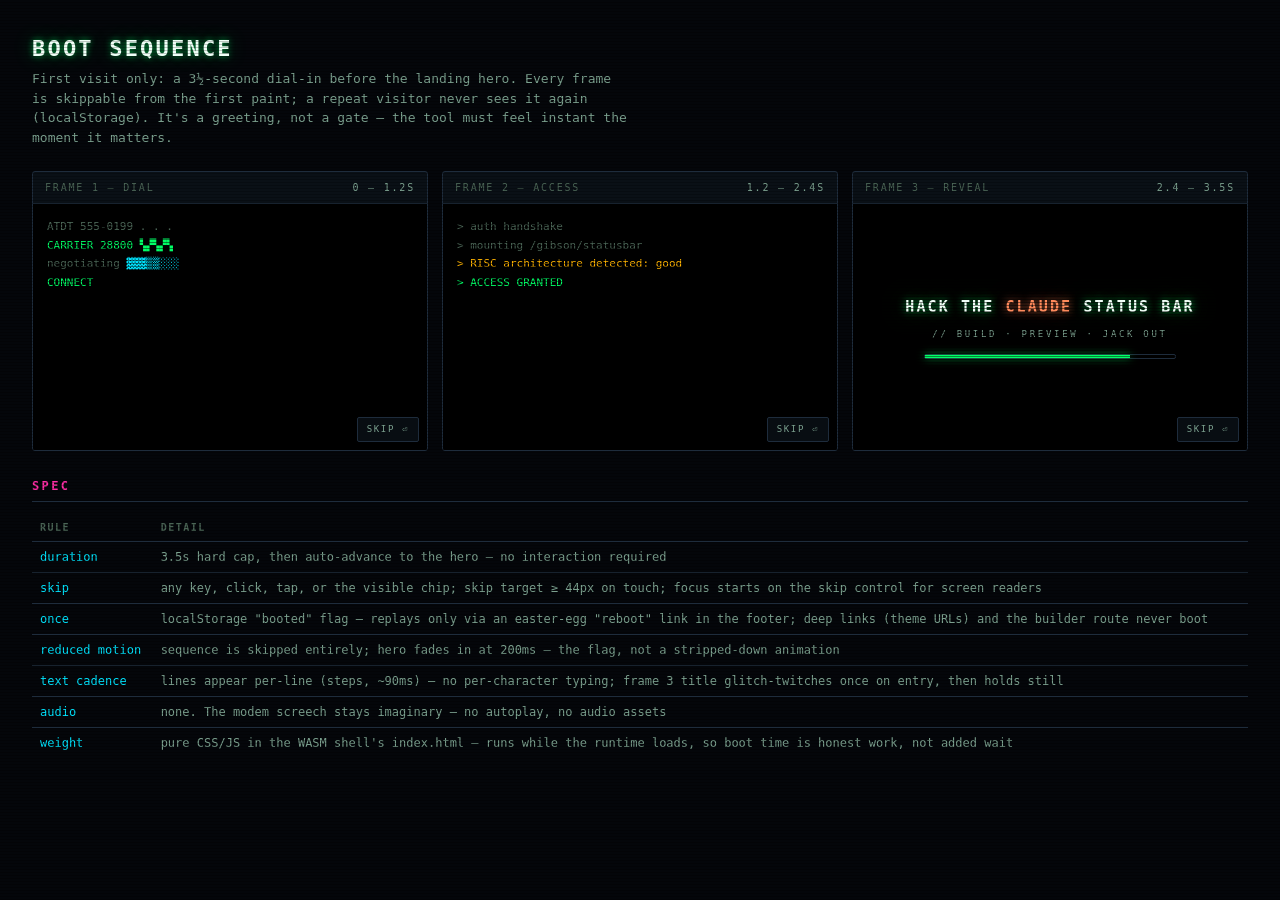
<file: design/cards/boot-sequence.html>
<!-- @dsCard group="Flows" -->
<!DOCTYPE html>
<!--
  Hack the Claude Status Bar — design system card: boot sequence.
  Copyright (C) 2026 Stephen Shanafelt
  SPDX-License-Identifier: GPL-3.0-only
-->
<html lang="en">
<head>
<meta charset="utf-8">
<meta name="viewport" content="width=device-width, initial-scale=1">
<title>Boot Sequence</title>
<style>
  :root {
    --gib-void:#04060a; --gib-bg:#0a1016; --gib-surface:#0f1720; --gib-line:#1e2c3c;
    --gib-green:#00ff66; --gib-cyan:#00e5ff; --gib-magenta:#ff2ea6; --gib-amber:#ffb300;
    --gib-red:#ff3b4d; --gib-violet:#8b5cff; --gib-claude:#ff8a5c;
    --gib-text:#d2e8da; --gib-bright:#f0fff7; --gib-dim:#7ba08e; --gib-faint:#4a6455;
    --mono:"CaskaydiaCove NF","CaskaydiaCove Nerd Font Mono","Cascadia Code",Consolas,ui-monospace,monospace;
  }
  * { box-sizing:border-box; margin:0; }
  body { background:var(--gib-void); color:var(--gib-text); font:14px/1.5 var(--mono); padding:32px; }
  body::after { content:""; position:fixed; inset:0; pointer-events:none;
    background:repeating-linear-gradient(0deg, rgba(0,0,0,.22) 0 1px, transparent 1px 3px); }
  h1 { font-size:22px; text-transform:uppercase; letter-spacing:.1em; color:var(--gib-bright);
    text-shadow:0 0 6px rgba(0,255,102,.6), 0 0 20px rgba(0,255,102,.3); margin-bottom:4px; }
  .sub { color:var(--gib-dim); font-size:13px; margin-bottom:24px; max-width:76ch; }

  .frames { display:grid; grid-template-columns:repeat(auto-fit, minmax(240px, 1fr)); gap:14px; }
  .frame { border:1px solid var(--gib-line); border-radius:3px; overflow:hidden; background:var(--gib-bg); }
  .f-label { font-size:10px; text-transform:uppercase; letter-spacing:.18em; color:var(--gib-faint);
    padding:8px 12px; border-bottom:1px solid var(--gib-line); display:flex; justify-content:space-between; }
  .f-label b { color:var(--gib-dim); font-weight:400; }
  .scr { position:relative; background:#000; aspect-ratio:16/10; padding:14px; font-size:11px;
    line-height:1.7; overflow:hidden; }
  .scr::after { content:""; position:absolute; inset:0; pointer-events:none;
    background:repeating-linear-gradient(0deg, rgba(0,0,0,.3) 0 1px, transparent 1px 3px); }
  .skip { position:absolute; right:8px; bottom:8px; z-index:2; font-size:9px; letter-spacing:.18em;
    text-transform:uppercase; color:var(--gib-dim); border:1px solid var(--gib-line);
    border-radius:2px; padding:4px 9px; background:rgba(10,16,22,.85); }
  .g { color:var(--gib-green); } .c { color:var(--gib-cyan); } .d { color:var(--gib-faint); }
  .a { color:var(--gib-amber); }
  .logo { position:absolute; inset:0; display:flex; flex-direction:column; align-items:center;
    justify-content:center; gap:6px; }
  .logo .word { font-size:15px; font-weight:700; text-transform:uppercase; letter-spacing:.14em;
    color:var(--gib-bright); text-shadow:0 0 8px rgba(0,255,102,.7), 0 0 28px rgba(0,255,102,.35); }
  .logo .word i { font-style:normal; color:var(--gib-claude);
    text-shadow:0 0 8px rgba(255,138,92,.8), 0 0 28px rgba(255,138,92,.4); }
  .logo .tag2 { font-size:9px; letter-spacing:.3em; text-transform:uppercase; color:var(--gib-dim); }
  .bar { width:64%; height:5px; border:1px solid var(--gib-line); border-radius:2px; margin-top:6px; }
  .bar i { display:block; height:100%; width:82%; background:var(--gib-green);
    box-shadow:0 0 8px rgba(0,255,102,.7); }

  h2 { font-size:12px; text-transform:uppercase; letter-spacing:.2em; color:var(--gib-magenta);
    border-bottom:1px solid var(--gib-line); padding-bottom:6px; margin:26px 0 12px; }
  table { width:100%; border-collapse:collapse; font-size:12px; }
  td, th { padding:6px 8px; border-top:1px solid var(--gib-line); color:var(--gib-dim);
    vertical-align:top; text-align:left; }
  th { color:var(--gib-faint); font-size:10px; text-transform:uppercase; letter-spacing:.15em; border-top:none; }
  td:first-child { color:var(--gib-cyan); white-space:nowrap; }
</style>
</head>
<body>
  <h1>Boot sequence</h1>
  <p class="sub">First visit only: a 3½-second dial-in before the landing hero. Every frame is
  skippable from the first paint; a repeat visitor never sees it again (localStorage). It's a
  greeting, not a gate — the tool must feel instant the moment it matters.</p>

  <div class="frames">
    <div class="frame">
      <div class="f-label"><span>frame 1 — dial</span><b>0 – 1.2s</b></div>
      <div class="scr">
        <div class="d">ATDT 555-0199 . . .</div>
        <div class="g">CARRIER 28800 ▚▞▚▞▚</div>
        <div class="d">negotiating<span class="c"> ▓▓▓▒▒░░░</span></div>
        <div class="g">CONNECT</div>
        <span class="skip">skip ⏎</span>
      </div>
    </div>
    <div class="frame">
      <div class="f-label"><span>frame 2 — access</span><b>1.2 – 2.4s</b></div>
      <div class="scr">
        <div class="d">&gt; auth handshake</div>
        <div class="d">&gt; mounting /gibson/statusbar</div>
        <div class="a">&gt; RISC architecture detected: good</div>
        <div class="g">&gt; ACCESS GRANTED</div>
        <span class="skip">skip ⏎</span>
      </div>
    </div>
    <div class="frame">
      <div class="f-label"><span>frame 3 — reveal</span><b>2.4 – 3.5s</b></div>
      <div class="scr">
        <div class="logo">
          <div class="word">Hack the <i>Claude</i> Status Bar</div>
          <div class="tag2">// build · preview · jack out</div>
          <div class="bar"><i></i></div>
        </div>
        <span class="skip">skip ⏎</span>
      </div>
    </div>
  </div>

  <h2>Spec</h2>
  <table>
    <tr><th>Rule</th><th>Detail</th></tr>
    <tr><td>duration</td><td>3.5s hard cap, then auto-advance to the hero — no interaction required</td></tr>
    <tr><td>skip</td><td>any key, click, tap, or the visible chip; skip target ≥ 44px on touch;
      focus starts on the skip control for screen readers</td></tr>
    <tr><td>once</td><td>localStorage "booted" flag — replays only via an easter-egg "reboot" link in
      the footer; deep links (theme URLs) and the builder route never boot</td></tr>
    <tr><td>reduced motion</td><td>sequence is skipped entirely; hero fades in at 200ms — the flag,
      not a stripped-down animation</td></tr>
    <tr><td>text cadence</td><td>lines appear per-line (steps, ~90ms) — no per-character typing;
      frame 3 title glitch-twitches once on entry, then holds still</td></tr>
    <tr><td>audio</td><td>none. The modem screech stays imaginary — no autoplay, no audio assets</td></tr>
    <tr><td>weight</td><td>pure CSS/JS in the WASM shell's index.html — runs while the runtime loads,
      so boot time is honest work, not added wait</td></tr>
  </table>
</body>
</html>
</file>
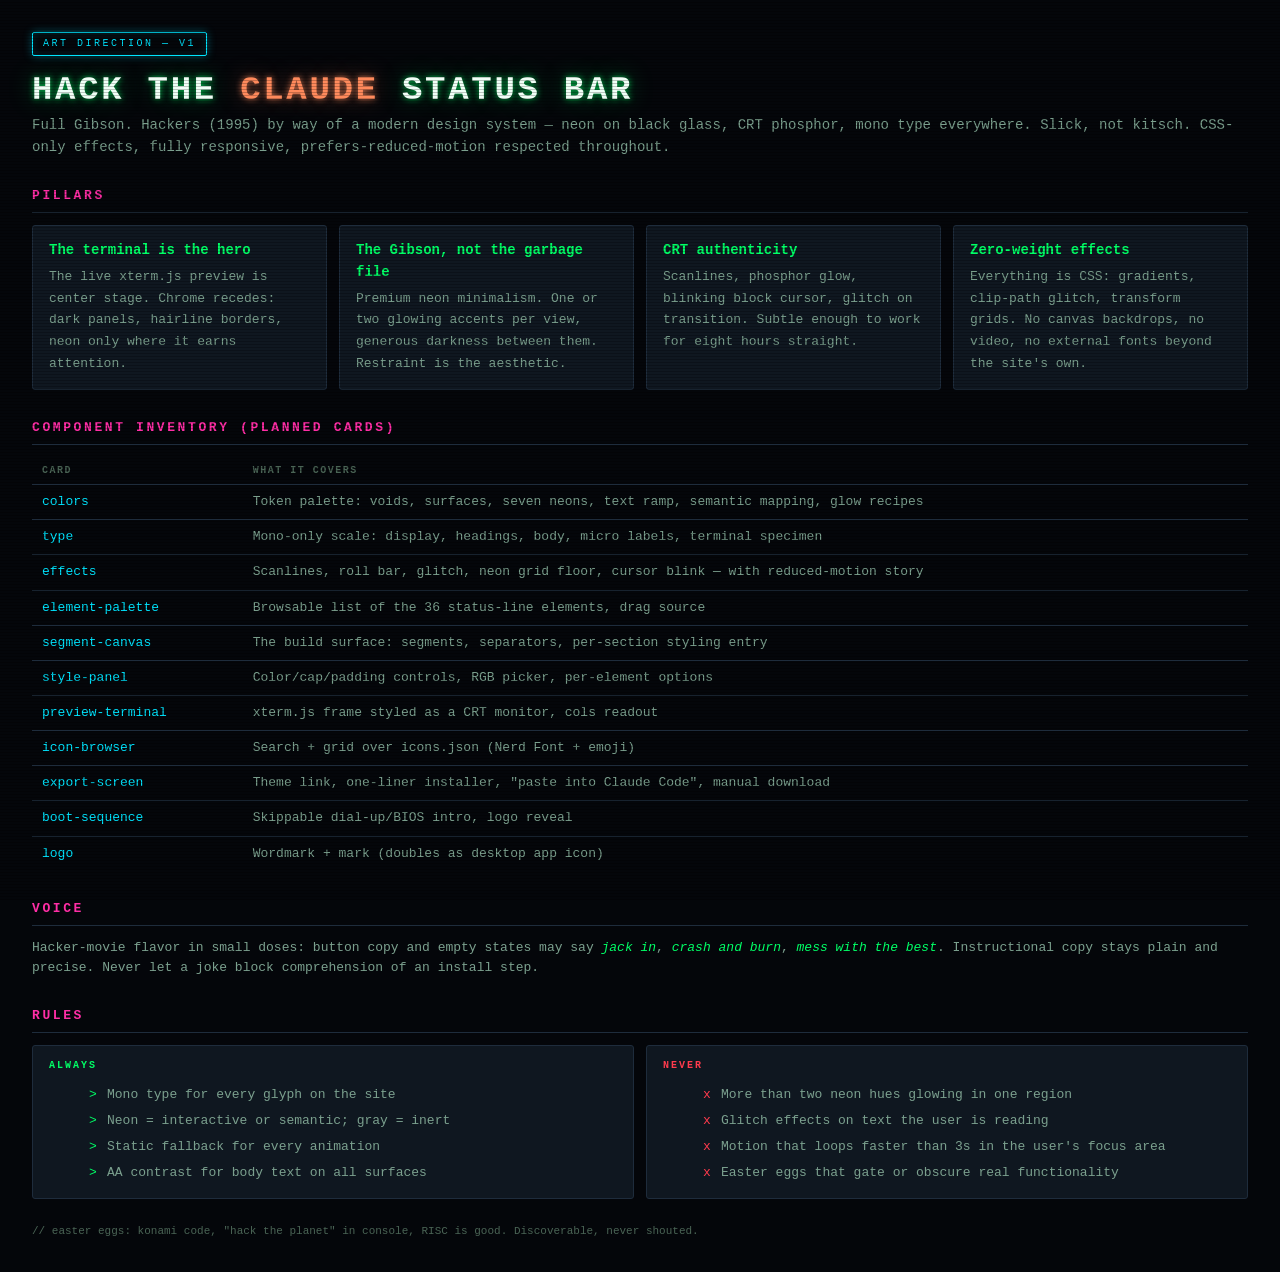
<file: design/cards/brief.html>
<!-- @dsCard group="Brand" -->
<!DOCTYPE html>
<!--
  Hack the Claude Status Bar — design system card: art direction brief.
  Copyright (C) 2026 Stephen Shanafelt
  SPDX-License-Identifier: GPL-3.0-only
-->
<html lang="en">
<head>
<meta charset="utf-8">
<meta name="viewport" content="width=device-width, initial-scale=1">
<title>Art Direction — Full Gibson</title>
<style>
  :root {
    --gib-void:#04060a; --gib-bg:#0a1016; --gib-surface:#0f1720; --gib-line:#1e2c3c;
    --gib-green:#00ff66; --gib-cyan:#00e5ff; --gib-magenta:#ff2ea6; --gib-amber:#ffb300;
    --gib-red:#ff3b4d; --gib-violet:#8b5cff; --gib-claude:#ff8a5c;
    --gib-text:#d2e8da; --gib-bright:#f0fff7; --gib-dim:#7ba08e; --gib-faint:#4a6455;
    --mono:"CaskaydiaCove NF","CaskaydiaCove Nerd Font Mono","Cascadia Code",Consolas,ui-monospace,monospace;
  }
  * { box-sizing:border-box; margin:0; }
  body {
    background:var(--gib-void); color:var(--gib-text); font:14px/1.55 var(--mono);
    padding:32px; position:relative;
  }
  body::after {
    content:""; position:fixed; inset:0; pointer-events:none;
    background:repeating-linear-gradient(0deg, rgba(0,0,0,.22) 0 1px, transparent 1px 3px);
  }
  .tag {
    display:inline-block; font-size:10px; letter-spacing:.25em; text-transform:uppercase;
    color:var(--gib-cyan); border:1px solid var(--gib-cyan); padding:3px 10px; border-radius:2px;
    box-shadow:0 0 8px rgba(0,229,255,.35), inset 0 0 8px rgba(0,229,255,.15); margin-bottom:16px;
  }
  h1 {
    font-size:34px; line-height:1.1; text-transform:uppercase; letter-spacing:.08em;
    color:var(--gib-bright); text-shadow:0 0 6px rgba(0,255,102,.7), 0 0 24px rgba(0,255,102,.35);
    margin-bottom:6px;
  }
  h1 .accent { color:var(--gib-claude); text-shadow:0 0 6px rgba(255,138,92,.8), 0 0 24px rgba(255,138,92,.4); }
  .sub { color:var(--gib-dim); margin-bottom:28px; }
  h2 {
    font-size:13px; text-transform:uppercase; letter-spacing:.2em; color:var(--gib-magenta);
    border-bottom:1px solid var(--gib-line); padding-bottom:6px; margin:28px 0 12px;
  }
  .pillars { display:grid; grid-template-columns:repeat(auto-fit,minmax(260px,1fr)); gap:12px; }
  .pillar { background:var(--gib-surface); border:1px solid var(--gib-line); border-radius:3px; padding:14px 16px; }
  .pillar b { color:var(--gib-green); display:block; margin-bottom:4px; }
  .pillar span { color:var(--gib-dim); font-size:13px; }
  table { width:100%; border-collapse:collapse; font-size:13px; }
  th { text-align:left; color:var(--gib-faint); font-size:10px; text-transform:uppercase; letter-spacing:.15em; padding:6px 10px; }
  td { padding:7px 10px; border-top:1px solid var(--gib-line); }
  td:first-child { color:var(--gib-cyan); white-space:nowrap; }
  td:last-child { color:var(--gib-dim); }
  .dodont { display:grid; grid-template-columns:1fr 1fr; gap:12px; font-size:13px; }
  .dodont div { border:1px solid var(--gib-line); border-radius:3px; padding:12px 16px; background:var(--gib-surface); }
  .dodont b { display:block; font-size:10px; letter-spacing:.2em; text-transform:uppercase; margin-bottom:8px; }
  .do b { color:var(--gib-green); } .dont b { color:var(--gib-red); }
  ul { list-style:none; } li { padding:3px 0 3px 18px; position:relative; color:var(--gib-dim); }
  .do li::before { content:">"; position:absolute; left:0; color:var(--gib-green); }
  .dont li::before { content:"x"; position:absolute; left:0; color:var(--gib-red); }
  .egg { color:var(--gib-faint); font-size:11px; margin-top:24px; }
</style>
</head>
<body>
  <span class="tag">Art direction — v1</span>
  <h1>Hack the <span class="accent">Claude</span> Status Bar</h1>
  <p class="sub">Full Gibson. Hackers (1995) by way of a modern design system — neon on black glass, CRT
  phosphor, mono type everywhere. Slick, not kitsch. CSS-only effects, fully responsive,
  <code>prefers-reduced-motion</code> respected throughout.</p>

  <h2>Pillars</h2>
  <div class="pillars">
    <div class="pillar"><b>The terminal is the hero</b><span>The live xterm.js preview is center stage.
      Chrome recedes: dark panels, hairline borders, neon only where it earns attention.</span></div>
    <div class="pillar"><b>The Gibson, not the garbage file</b><span>Premium neon minimalism. One or two
      glowing accents per view, generous darkness between them. Restraint is the aesthetic.</span></div>
    <div class="pillar"><b>CRT authenticity</b><span>Scanlines, phosphor glow, blinking block cursor,
      glitch on transition. Subtle enough to work for eight hours straight.</span></div>
    <div class="pillar"><b>Zero-weight effects</b><span>Everything is CSS: gradients, clip-path glitch,
      transform grids. No canvas backdrops, no video, no external fonts beyond the site's own.</span></div>
  </div>

  <h2>Component inventory (planned cards)</h2>
  <table>
    <tr><th>Card</th><th>What it covers</th></tr>
    <tr><td>colors</td><td>Token palette: voids, surfaces, seven neons, text ramp, semantic mapping, glow recipes</td></tr>
    <tr><td>type</td><td>Mono-only scale: display, headings, body, micro labels, terminal specimen</td></tr>
    <tr><td>effects</td><td>Scanlines, roll bar, glitch, neon grid floor, cursor blink — with reduced-motion story</td></tr>
    <tr><td>element-palette</td><td>Browsable list of the 36 status-line elements, drag source</td></tr>
    <tr><td>segment-canvas</td><td>The build surface: segments, separators, per-section styling entry</td></tr>
    <tr><td>style-panel</td><td>Color/cap/padding controls, RGB picker, per-element options</td></tr>
    <tr><td>preview-terminal</td><td>xterm.js frame styled as a CRT monitor, cols readout</td></tr>
    <tr><td>icon-browser</td><td>Search + grid over icons.json (Nerd Font + emoji)</td></tr>
    <tr><td>export-screen</td><td>Theme link, one-liner installer, "paste into Claude Code", manual download</td></tr>
    <tr><td>boot-sequence</td><td>Skippable dial-up/BIOS intro, logo reveal</td></tr>
    <tr><td>logo</td><td>Wordmark + mark (doubles as desktop app icon)</td></tr>
  </table>

  <h2>Voice</h2>
  <p style="color:var(--gib-dim); font-size:13px;">Hacker-movie flavor in small doses: button copy and
  empty states may say <i style="color:var(--gib-green)">jack in</i>, <i style="color:var(--gib-green)">crash and burn</i>,
  <i style="color:var(--gib-green)">mess with the best</i>. Instructional copy stays plain and precise.
  Never let a joke block comprehension of an install step.</p>

  <h2>Rules</h2>
  <div class="dodont">
    <div class="do"><b>Always</b><ul>
      <li>Mono type for every glyph on the site</li>
      <li>Neon = interactive or semantic; gray = inert</li>
      <li>Static fallback for every animation</li>
      <li>AA contrast for body text on all surfaces</li>
    </ul></div>
    <div class="dont"><b>Never</b><ul>
      <li>More than two neon hues glowing in one region</li>
      <li>Glitch effects on text the user is reading</li>
      <li>Motion that loops faster than 3s in the user's focus area</li>
      <li>Easter eggs that gate or obscure real functionality</li>
    </ul></div>
  </div>

  <p class="egg">// easter eggs: konami code, "hack the planet" in console, RISC is good. Discoverable, never shouted.</p>
</body>
</html>
</file>
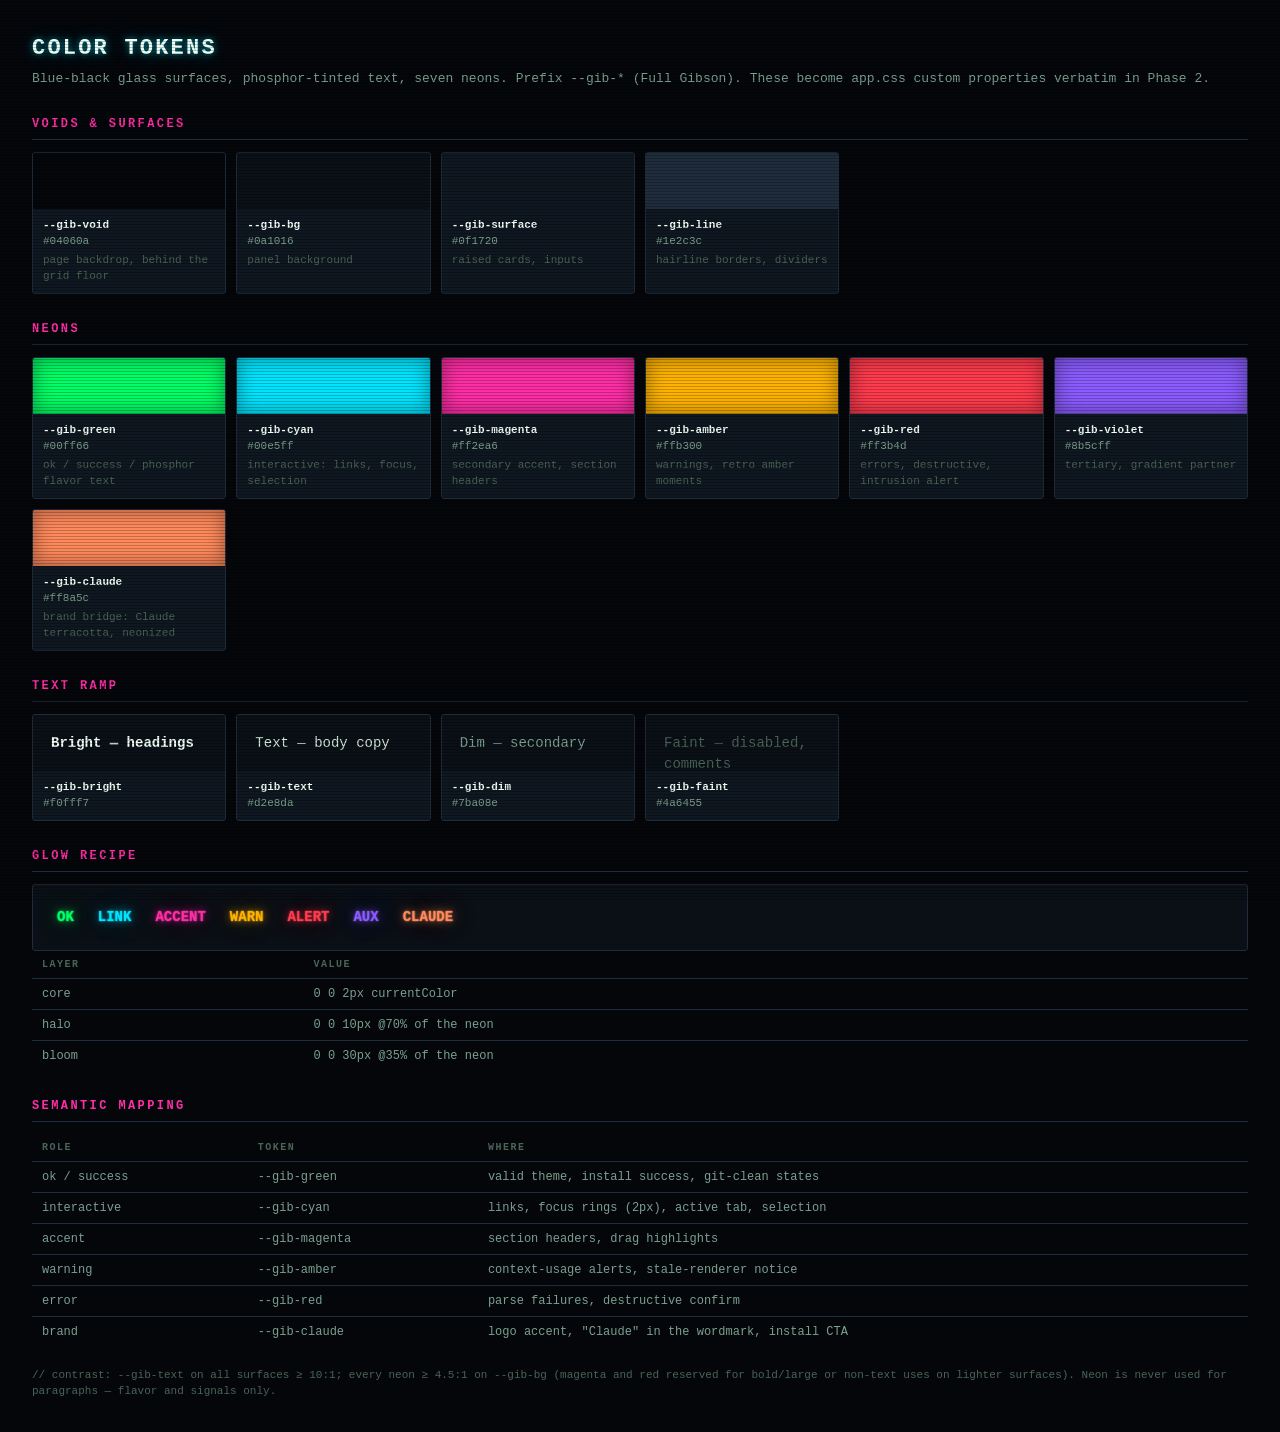
<file: design/cards/colors.html>
<!-- @dsCard group="Colors" -->
<!DOCTYPE html>
<!--
  Hack the Claude Status Bar — design system card: color tokens.
  Copyright (C) 2026 Stephen Shanafelt
  SPDX-License-Identifier: GPL-3.0-only
-->
<html lang="en">
<head>
<meta charset="utf-8">
<meta name="viewport" content="width=device-width, initial-scale=1">
<title>Colors — Full Gibson tokens</title>
<style>
  :root {
    --gib-void:#04060a; --gib-bg:#0a1016; --gib-surface:#0f1720; --gib-line:#1e2c3c;
    --gib-green:#00ff66; --gib-cyan:#00e5ff; --gib-magenta:#ff2ea6; --gib-amber:#ffb300;
    --gib-red:#ff3b4d; --gib-violet:#8b5cff; --gib-claude:#ff8a5c;
    --gib-text:#d2e8da; --gib-bright:#f0fff7; --gib-dim:#7ba08e; --gib-faint:#4a6455;
    --mono:"CaskaydiaCove NF","CaskaydiaCove Nerd Font Mono","Cascadia Code",Consolas,ui-monospace,monospace;
  }
  * { box-sizing:border-box; margin:0; }
  body { background:var(--gib-void); color:var(--gib-text); font:14px/1.5 var(--mono); padding:32px; }
  body::after { content:""; position:fixed; inset:0; pointer-events:none;
    background:repeating-linear-gradient(0deg, rgba(0,0,0,.22) 0 1px, transparent 1px 3px); }
  h1 { font-size:22px; text-transform:uppercase; letter-spacing:.1em; color:var(--gib-bright);
    text-shadow:0 0 6px rgba(0,229,255,.6), 0 0 20px rgba(0,229,255,.3); margin-bottom:4px; }
  .sub { color:var(--gib-dim); font-size:13px; margin-bottom:24px; }
  h2 { font-size:12px; text-transform:uppercase; letter-spacing:.2em; color:var(--gib-magenta);
    border-bottom:1px solid var(--gib-line); padding-bottom:6px; margin:26px 0 12px; }
  .grid { display:grid; grid-template-columns:repeat(auto-fill,minmax(190px,1fr)); gap:10px; }
  .swatch { border:1px solid var(--gib-line); border-radius:3px; overflow:hidden; background:var(--gib-surface); }
  .chip { height:56px; position:relative; }
  .neon .chip::after { content:""; position:absolute; inset:0;
    box-shadow:inset 0 0 18px 2px rgba(0,0,0,.35); }
  .meta { padding:8px 10px; font-size:11px; }
  .meta b { display:block; color:var(--gib-bright); font-weight:600; }
  .meta code { color:var(--gib-dim); }
  .meta i { display:block; font-style:normal; color:var(--gib-faint); margin-top:2px; }
  .glowrow { display:flex; flex-wrap:wrap; gap:24px; background:var(--gib-bg);
    border:1px solid var(--gib-line); border-radius:3px; padding:22px 24px; }
  .glowrow span { font-weight:600; }
  .g-green   { color:var(--gib-green);   text-shadow:0 0 2px currentColor, 0 0 10px rgba(0,255,102,.7),  0 0 30px rgba(0,255,102,.35); }
  .g-cyan    { color:var(--gib-cyan);    text-shadow:0 0 2px currentColor, 0 0 10px rgba(0,229,255,.7),  0 0 30px rgba(0,229,255,.35); }
  .g-magenta { color:var(--gib-magenta); text-shadow:0 0 2px currentColor, 0 0 10px rgba(255,46,166,.7), 0 0 30px rgba(255,46,166,.35); }
  .g-amber   { color:var(--gib-amber);   text-shadow:0 0 2px currentColor, 0 0 10px rgba(255,179,0,.7),  0 0 30px rgba(255,179,0,.35); }
  .g-red     { color:var(--gib-red);     text-shadow:0 0 2px currentColor, 0 0 10px rgba(255,59,77,.7),  0 0 30px rgba(255,59,77,.35); }
  .g-violet  { color:var(--gib-violet);  text-shadow:0 0 2px currentColor, 0 0 10px rgba(139,92,255,.7), 0 0 30px rgba(139,92,255,.35); }
  .g-claude  { color:var(--gib-claude);  text-shadow:0 0 2px currentColor, 0 0 10px rgba(255,138,92,.7), 0 0 30px rgba(255,138,92,.35); }
  table { width:100%; border-collapse:collapse; font-size:12px; }
  th { text-align:left; color:var(--gib-faint); font-size:10px; text-transform:uppercase;
    letter-spacing:.15em; padding:6px 10px; }
  td { padding:6px 10px; border-top:1px solid var(--gib-line); color:var(--gib-dim); }
  td:first-child { white-space:nowrap; }
  .note { color:var(--gib-faint); font-size:11px; margin-top:20px; }
</style>
</head>
<body>
  <h1>Color tokens</h1>
  <p class="sub">Blue-black glass surfaces, phosphor-tinted text, seven neons. Prefix <code>--gib-*</code>
  (Full Gibson). These become <code>app.css</code> custom properties verbatim in Phase 2.</p>

  <h2>Voids &amp; surfaces</h2>
  <div class="grid">
    <div class="swatch"><div class="chip" style="background:var(--gib-void)"></div>
      <div class="meta"><b>--gib-void</b><code>#04060a</code><i>page backdrop, behind the grid floor</i></div></div>
    <div class="swatch"><div class="chip" style="background:var(--gib-bg)"></div>
      <div class="meta"><b>--gib-bg</b><code>#0a1016</code><i>panel background</i></div></div>
    <div class="swatch"><div class="chip" style="background:var(--gib-surface)"></div>
      <div class="meta"><b>--gib-surface</b><code>#0f1720</code><i>raised cards, inputs</i></div></div>
    <div class="swatch"><div class="chip" style="background:var(--gib-line)"></div>
      <div class="meta"><b>--gib-line</b><code>#1e2c3c</code><i>hairline borders, dividers</i></div></div>
  </div>

  <h2>Neons</h2>
  <div class="grid">
    <div class="swatch neon"><div class="chip" style="background:var(--gib-green)"></div>
      <div class="meta"><b>--gib-green</b><code>#00ff66</code><i>ok / success / phosphor flavor text</i></div></div>
    <div class="swatch neon"><div class="chip" style="background:var(--gib-cyan)"></div>
      <div class="meta"><b>--gib-cyan</b><code>#00e5ff</code><i>interactive: links, focus, selection</i></div></div>
    <div class="swatch neon"><div class="chip" style="background:var(--gib-magenta)"></div>
      <div class="meta"><b>--gib-magenta</b><code>#ff2ea6</code><i>secondary accent, section headers</i></div></div>
    <div class="swatch neon"><div class="chip" style="background:var(--gib-amber)"></div>
      <div class="meta"><b>--gib-amber</b><code>#ffb300</code><i>warnings, retro amber moments</i></div></div>
    <div class="swatch neon"><div class="chip" style="background:var(--gib-red)"></div>
      <div class="meta"><b>--gib-red</b><code>#ff3b4d</code><i>errors, destructive, intrusion alert</i></div></div>
    <div class="swatch neon"><div class="chip" style="background:var(--gib-violet)"></div>
      <div class="meta"><b>--gib-violet</b><code>#8b5cff</code><i>tertiary, gradient partner</i></div></div>
    <div class="swatch neon"><div class="chip" style="background:var(--gib-claude)"></div>
      <div class="meta"><b>--gib-claude</b><code>#ff8a5c</code><i>brand bridge: Claude terracotta, neonized</i></div></div>
  </div>

  <h2>Text ramp</h2>
  <div class="grid">
    <div class="swatch"><div class="chip" style="background:var(--gib-bg)">
      <div style="padding:18px; color:var(--gib-bright); font-weight:600;">Bright — headings</div></div>
      <div class="meta"><b>--gib-bright</b><code>#f0fff7</code></div></div>
    <div class="swatch"><div class="chip" style="background:var(--gib-bg)">
      <div style="padding:18px; color:var(--gib-text);">Text — body copy</div></div>
      <div class="meta"><b>--gib-text</b><code>#d2e8da</code></div></div>
    <div class="swatch"><div class="chip" style="background:var(--gib-bg)">
      <div style="padding:18px; color:var(--gib-dim);">Dim — secondary</div></div>
      <div class="meta"><b>--gib-dim</b><code>#7ba08e</code></div></div>
    <div class="swatch"><div class="chip" style="background:var(--gib-bg)">
      <div style="padding:18px; color:var(--gib-faint);">Faint — disabled, comments</div></div>
      <div class="meta"><b>--gib-faint</b><code>#4a6455</code></div></div>
  </div>

  <h2>Glow recipe</h2>
  <div class="glowrow">
    <span class="g-green">OK</span><span class="g-cyan">LINK</span><span class="g-magenta">ACCENT</span>
    <span class="g-amber">WARN</span><span class="g-red">ALERT</span><span class="g-violet">AUX</span>
    <span class="g-claude">CLAUDE</span>
  </div>
  <table>
    <tr><th>Layer</th><th>Value</th></tr>
    <tr><td>core</td><td><code>0 0 2px currentColor</code></td></tr>
    <tr><td>halo</td><td><code>0 0 10px @70% of the neon</code></td></tr>
    <tr><td>bloom</td><td><code>0 0 30px @35% of the neon</code></td></tr>
  </table>

  <h2>Semantic mapping</h2>
  <table>
    <tr><th>Role</th><th>Token</th><th>Where</th></tr>
    <tr><td>ok / success</td><td>--gib-green</td><td>valid theme, install success, git-clean states</td></tr>
    <tr><td>interactive</td><td>--gib-cyan</td><td>links, focus rings (2px), active tab, selection</td></tr>
    <tr><td>accent</td><td>--gib-magenta</td><td>section headers, drag highlights</td></tr>
    <tr><td>warning</td><td>--gib-amber</td><td>context-usage alerts, stale-renderer notice</td></tr>
    <tr><td>error</td><td>--gib-red</td><td>parse failures, destructive confirm</td></tr>
    <tr><td>brand</td><td>--gib-claude</td><td>logo accent, "Claude" in the wordmark, install CTA</td></tr>
  </table>

  <p class="note">// contrast: --gib-text on all surfaces ≥ 10:1; every neon ≥ 4.5:1 on --gib-bg
  (magenta and red reserved for bold/large or non-text uses on lighter surfaces). Neon is never
  used for paragraphs — flavor and signals only.</p>
</body>
</html>
</file>
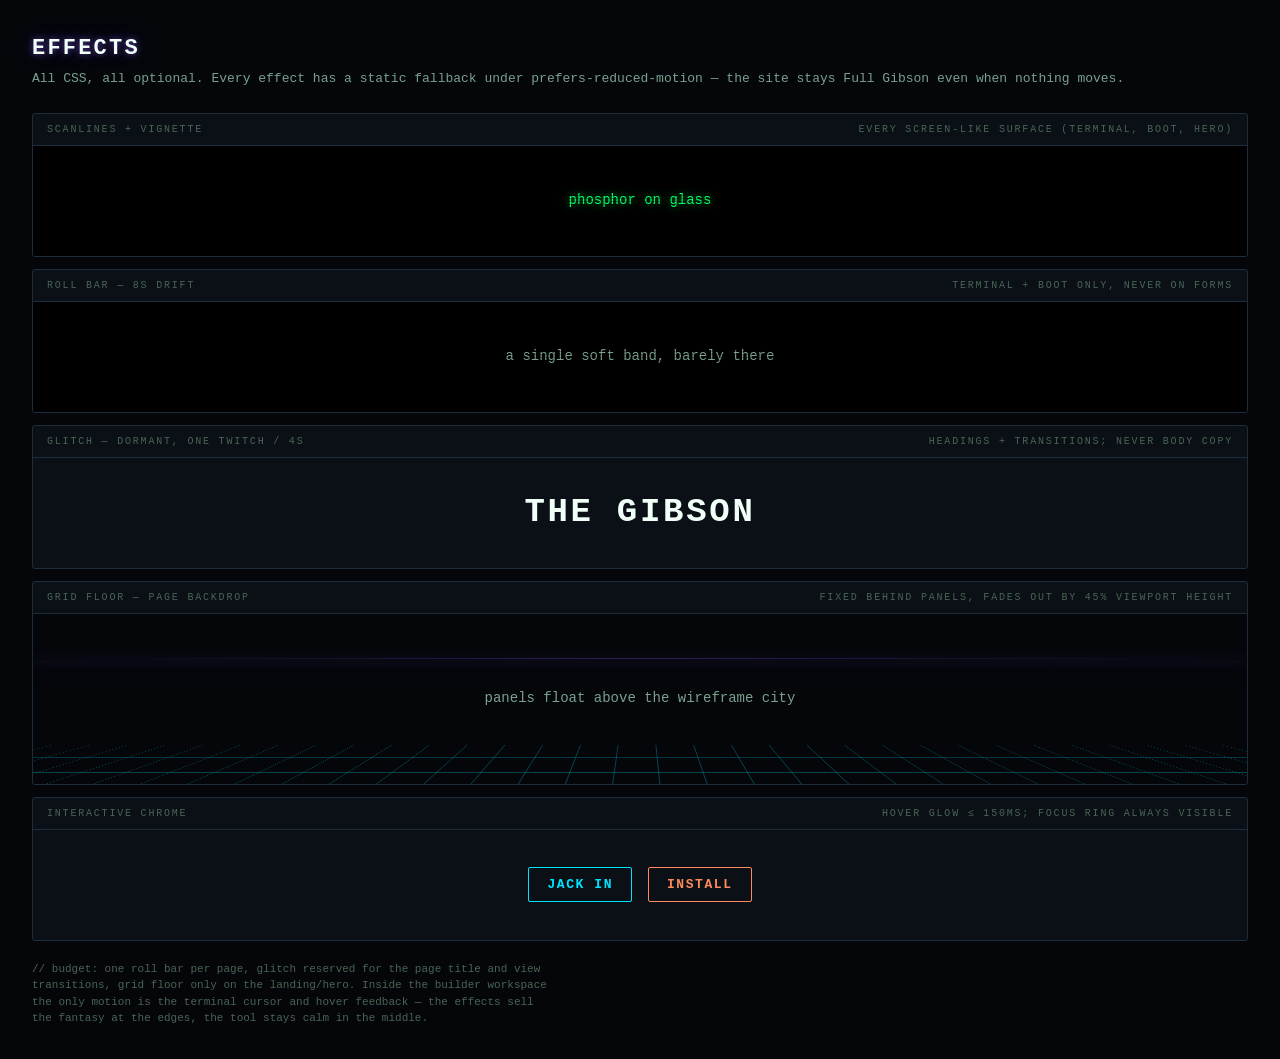
<file: design/cards/effects.html>
<!-- @dsCard group="Effects" -->
<!DOCTYPE html>
<!--
  Hack the Claude Status Bar — design system card: CRT & glitch effects.
  Copyright (C) 2026 Stephen Shanafelt
  SPDX-License-Identifier: GPL-3.0-only
-->
<html lang="en">
<head>
<meta charset="utf-8">
<meta name="viewport" content="width=device-width, initial-scale=1">
<title>Effects — scanlines, glitch, grid</title>
<style>
  :root {
    --gib-void:#04060a; --gib-bg:#0a1016; --gib-surface:#0f1720; --gib-line:#1e2c3c;
    --gib-green:#00ff66; --gib-cyan:#00e5ff; --gib-magenta:#ff2ea6; --gib-amber:#ffb300;
    --gib-red:#ff3b4d; --gib-violet:#8b5cff; --gib-claude:#ff8a5c;
    --gib-text:#d2e8da; --gib-bright:#f0fff7; --gib-dim:#7ba08e; --gib-faint:#4a6455;
    --mono:"CaskaydiaCove NF","CaskaydiaCove Nerd Font Mono","Cascadia Code",Consolas,ui-monospace,monospace;
  }
  * { box-sizing:border-box; margin:0; }
  body { background:var(--gib-void); color:var(--gib-text); font:14px/1.5 var(--mono); padding:32px; }
  h1 { font-size:22px; text-transform:uppercase; letter-spacing:.1em; color:var(--gib-bright);
    text-shadow:0 0 6px rgba(139,92,255,.6), 0 0 20px rgba(139,92,255,.3); margin-bottom:4px; }
  .sub { color:var(--gib-dim); font-size:13px; margin-bottom:24px; }
  .fx { border:1px solid var(--gib-line); border-radius:3px; background:var(--gib-bg);
    margin-bottom:12px; overflow:hidden; }
  .fx .label { font-size:10px; text-transform:uppercase; letter-spacing:.18em; color:var(--gib-faint);
    padding:8px 14px; display:flex; justify-content:space-between; gap:12px; flex-wrap:wrap;
    border-bottom:1px solid var(--gib-line); }
  .fx .demo { position:relative; min-height:110px; display:flex; align-items:center;
    justify-content:center; padding:24px; }

  /* 1 — scanlines + vignette: sits on every screen-like surface */
  .scanlines::after { content:""; position:absolute; inset:0; pointer-events:none;
    background:repeating-linear-gradient(0deg, rgba(0,0,0,.28) 0 1px, transparent 1px 3px); }
  .vignette::before { content:""; position:absolute; inset:0; pointer-events:none;
    background:radial-gradient(ellipse at center, transparent 55%, rgba(0,0,0,.55) 100%); }

  /* 2 — roll bar: one bright band drifting down, 8s, screen surfaces only */
  .rollbar { overflow:hidden; }
  .rollbar .band { position:absolute; left:0; right:0; height:64px; top:-64px; pointer-events:none;
    background:linear-gradient(180deg, transparent, rgba(210,255,230,.05) 45%, rgba(210,255,230,.09) 50%, rgba(210,255,230,.05) 55%, transparent);
    animation:roll 8s linear infinite; }
  @keyframes roll { to { top:100%; } }

  /* 3 — glitch: dormant most of the time, one twitch per ~4s; ::before cyan, ::after magenta */
  .glitch { position:relative; font-size:34px; font-weight:700; text-transform:uppercase;
    letter-spacing:.08em; color:var(--gib-bright); }
  .glitch::before, .glitch::after { content:attr(data-text); position:absolute; inset:0; opacity:0; }
  .glitch::before { color:var(--gib-cyan); }
  .glitch::after { color:var(--gib-magenta); }
  .glitch::before { animation:gl-a 4.1s steps(1) infinite; }
  .glitch::after { animation:gl-b 4.1s steps(1) infinite; }
  @keyframes gl-a {
    0%, 91% { opacity:0; }
    92% { opacity:.85; transform:translate(-3px,1px); clip-path:inset(12% 0 58% 0); }
    94% { opacity:.85; transform:translate(2px,-1px); clip-path:inset(60% 0 8% 0); }
    96%, 100% { opacity:0; } }
  @keyframes gl-b {
    0%, 92% { opacity:0; }
    93% { opacity:.85; transform:translate(3px,-1px); clip-path:inset(55% 0 20% 0); }
    95% { opacity:.85; transform:translate(-2px,2px); clip-path:inset(5% 0 70% 0); }
    97%, 100% { opacity:0; } }

  /* 4 — grid floor: neon wireframe receding to horizon; page backdrop, fixed, behind panels */
  .gridfloor { background:var(--gib-void); }
  .gridfloor .horizon { position:absolute; inset:0; overflow:hidden; }
  .gridfloor .plane { position:absolute; left:-50%; right:-50%; bottom:-30%; height:75%;
    transform:perspective(340px) rotateX(62deg);
    background:
      linear-gradient(90deg, rgba(0,229,255,.28) 0 1px, transparent 1px 100%) 0 0/44px 100%,
      linear-gradient(0deg, rgba(0,229,255,.28) 0 1px, transparent 1px 100%) 0 0/100% 34px; }
  .gridfloor .glowline { position:absolute; left:0; right:0; top:26%; height:1px;
    background:linear-gradient(90deg, transparent, var(--gib-violet), transparent);
    box-shadow:0 0 12px 1px rgba(139,92,255,.6); }
  .gridfloor .fade { position:absolute; inset:0;
    background:linear-gradient(180deg, var(--gib-void) 18%, transparent 45%); }

  /* 5 — focus ring + neon hover for interactive chrome */
  .btn { font:600 13px/1 var(--mono); letter-spacing:.12em; text-transform:uppercase;
    color:var(--gib-cyan); background:transparent; border:1px solid var(--gib-cyan);
    border-radius:2px; padding:10px 18px; cursor:pointer; transition:box-shadow .15s, background .15s; }
  .btn:hover { background:rgba(0,229,255,.08);
    box-shadow:0 0 10px rgba(0,229,255,.5), inset 0 0 10px rgba(0,229,255,.15); }
  .btn:focus-visible { outline:2px solid var(--gib-cyan); outline-offset:2px; }
  .btn.brand { color:var(--gib-claude); border-color:var(--gib-claude); }
  .btn.brand:hover { background:rgba(255,138,92,.08);
    box-shadow:0 0 10px rgba(255,138,92,.5), inset 0 0 10px rgba(255,138,92,.15); }

  @media (prefers-reduced-motion:reduce) {
    .rollbar .band { animation:none; display:none; }
    .glitch::before, .glitch::after { animation:none; opacity:0; }
  }
  .note { color:var(--gib-faint); font-size:11px; margin-top:20px; max-width:78ch; }
</style>
</head>
<body>
  <h1>Effects</h1>
  <p class="sub">All CSS, all optional. Every effect has a static fallback under
  <code>prefers-reduced-motion</code> — the site stays Full Gibson even when nothing moves.</p>

  <div class="fx"><div class="label"><span>scanlines + vignette</span><span>every screen-like surface (terminal, boot, hero)</span></div>
    <div class="demo scanlines vignette" style="background:#000;">
      <span style="color:var(--gib-green); text-shadow:0 0 8px rgba(0,255,102,.7);">phosphor on glass</span>
    </div></div>

  <div class="fx"><div class="label"><span>roll bar — 8s drift</span><span>terminal + boot only, never on forms</span></div>
    <div class="demo scanlines rollbar" style="background:#000;">
      <div class="band"></div>
      <span style="color:var(--gib-dim);">a single soft band, barely there</span>
    </div></div>

  <div class="fx"><div class="label"><span>glitch — dormant, one twitch / 4s</span><span>headings + transitions; never body copy</span></div>
    <div class="demo">
      <span class="glitch" data-text="The Gibson">The Gibson</span>
    </div></div>

  <div class="fx"><div class="label"><span>grid floor — page backdrop</span><span>fixed behind panels, fades out by 45% viewport height</span></div>
    <div class="demo gridfloor" style="min-height:170px;">
      <div class="horizon"><div class="plane"></div><div class="glowline"></div><div class="fade"></div></div>
      <span style="position:relative; color:var(--gib-dim);">panels float above the wireframe city</span>
    </div></div>

  <div class="fx"><div class="label"><span>interactive chrome</span><span>hover glow ≤ 150ms; focus ring always visible</span></div>
    <div class="demo" style="gap:16px;">
      <button class="btn">Jack in</button>
      <button class="btn brand">Install</button>
    </div></div>

  <p class="note">// budget: one roll bar per page, glitch reserved for the page title and
  view transitions, grid floor only on the landing/hero. Inside the builder workspace the only
  motion is the terminal cursor and hover feedback — the effects sell the fantasy at the edges,
  the tool stays calm in the middle.</p>
</body>
</html>
</file>
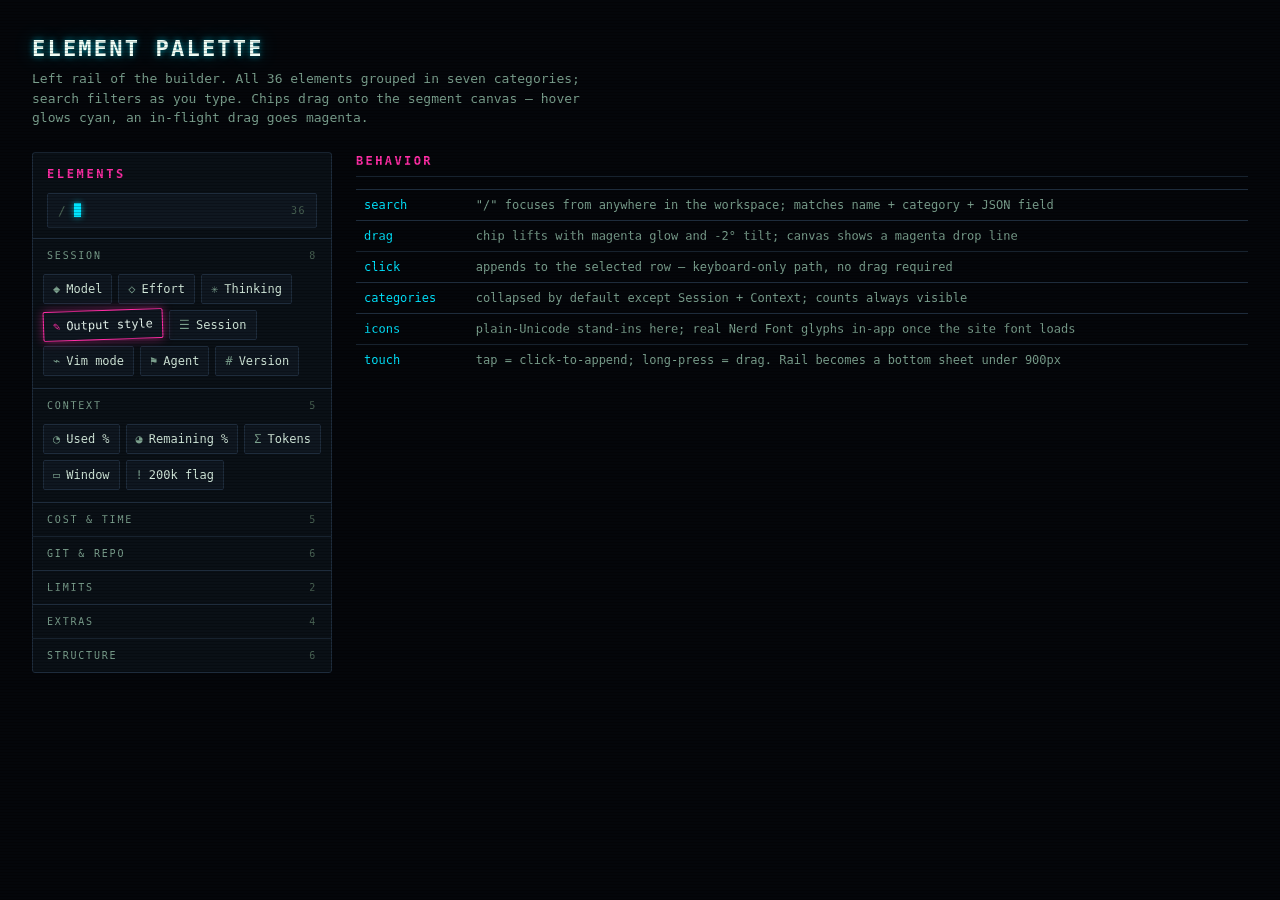
<file: design/cards/element-palette.html>
<!-- @dsCard group="Components" -->
<!DOCTYPE html>
<!--
  Hack the Claude Status Bar — design system card: element palette.
  Copyright (C) 2026 Stephen Shanafelt
  SPDX-License-Identifier: GPL-3.0-only
-->
<html lang="en">
<head>
<meta charset="utf-8">
<meta name="viewport" content="width=device-width, initial-scale=1">
<title>Element Palette</title>
<style>
  :root {
    --gib-void:#04060a; --gib-bg:#0a1016; --gib-surface:#0f1720; --gib-line:#1e2c3c;
    --gib-green:#00ff66; --gib-cyan:#00e5ff; --gib-magenta:#ff2ea6; --gib-amber:#ffb300;
    --gib-red:#ff3b4d; --gib-violet:#8b5cff; --gib-claude:#ff8a5c;
    --gib-text:#d2e8da; --gib-bright:#f0fff7; --gib-dim:#7ba08e; --gib-faint:#4a6455;
    --mono:"CaskaydiaCove NF","CaskaydiaCove Nerd Font Mono","Cascadia Code",Consolas,ui-monospace,monospace;
  }
  * { box-sizing:border-box; margin:0; }
  body { background:var(--gib-void); color:var(--gib-text); font:14px/1.5 var(--mono); padding:32px; }
  body::after { content:""; position:fixed; inset:0; pointer-events:none;
    background:repeating-linear-gradient(0deg, rgba(0,0,0,.22) 0 1px, transparent 1px 3px); }
  h1 { font-size:22px; text-transform:uppercase; letter-spacing:.1em; color:var(--gib-bright);
    text-shadow:0 0 6px rgba(0,229,255,.6), 0 0 20px rgba(0,229,255,.3); margin-bottom:4px; }
  .sub { color:var(--gib-dim); font-size:13px; margin-bottom:24px; max-width:72ch; }

  .rail { width:300px; background:var(--gib-bg); border:1px solid var(--gib-line); border-radius:3px; }
  .rail-head { padding:12px 14px 10px; border-bottom:1px solid var(--gib-line); }
  .rail-title { font-size:12px; font-weight:600; text-transform:uppercase; letter-spacing:.22em;
    color:var(--gib-magenta); margin-bottom:10px; }
  .search { display:flex; align-items:center; gap:8px; background:var(--gib-surface);
    border:1px solid var(--gib-line); border-radius:2px; padding:7px 10px; color:var(--gib-faint); font-size:13px; }
  .search .caret { display:inline-block; width:.55em; height:1.05em; background:var(--gib-cyan);
    box-shadow:0 0 6px rgba(0,229,255,.7); animation:blink 1.1s steps(1) infinite; }
  @keyframes blink { 50% { opacity:0; } }
  @media (prefers-reduced-motion:reduce) { .search .caret { animation:none; } }

  .cat { border-bottom:1px solid var(--gib-line); }
  .cat:last-child { border-bottom:none; }
  .cat-head { display:flex; justify-content:space-between; align-items:center; padding:9px 14px;
    font-size:10px; text-transform:uppercase; letter-spacing:.18em; color:var(--gib-dim); cursor:pointer; }
  .cat-head:hover { color:var(--gib-cyan); }
  .cat-head .n { color:var(--gib-faint); }
  .chips { padding:2px 10px 12px; display:flex; flex-wrap:wrap; gap:6px; }
  .chip { display:inline-flex; align-items:center; gap:6px; font-size:12px; color:var(--gib-text);
    background:var(--gib-surface); border:1px solid var(--gib-line); border-radius:2px;
    padding:5px 9px; cursor:grab; transition:border-color .12s, box-shadow .12s; }
  .chip .ico { color:var(--gib-dim); }
  .chip:hover { border-color:var(--gib-cyan); color:var(--gib-bright);
    box-shadow:0 0 8px rgba(0,229,255,.35); }
  .chip.dragging { border-color:var(--gib-magenta); color:var(--gib-bright);
    box-shadow:0 0 10px rgba(255,46,166,.5); transform:rotate(-2deg); cursor:grabbing; }
  .chip.dragging .ico { color:var(--gib-magenta); }

  .row2 { display:flex; gap:24px; align-items:flex-start; flex-wrap:wrap; }
  .notes { flex:1; min-width:260px; }
  .notes h2 { font-size:12px; text-transform:uppercase; letter-spacing:.2em; color:var(--gib-magenta);
    border-bottom:1px solid var(--gib-line); padding-bottom:6px; margin:0 0 12px; }
  .notes table { width:100%; border-collapse:collapse; font-size:12px; }
  .notes td { padding:6px 8px; border-top:1px solid var(--gib-line); color:var(--gib-dim); vertical-align:top; }
  .notes td:first-child { color:var(--gib-cyan); white-space:nowrap; }
</style>
</head>
<body>
  <h1>Element palette</h1>
  <p class="sub">Left rail of the builder. All 36 elements grouped in seven categories; search filters
  as you type. Chips drag onto the segment canvas — hover glows cyan, an in-flight drag goes magenta.</p>

  <div class="row2">
    <div class="rail">
      <div class="rail-head">
        <div class="rail-title">Elements</div>
        <div class="search">/ <span class="caret"></span><span style="margin-left:auto; font-size:10px; letter-spacing:.15em;">36</span></div>
      </div>
      <div class="cat">
        <div class="cat-head"><span>Session</span><span class="n">8</span></div>
        <div class="chips">
          <span class="chip"><span class="ico">◆</span>Model</span>
          <span class="chip"><span class="ico">◇</span>Effort</span>
          <span class="chip"><span class="ico">✳</span>Thinking</span>
          <span class="chip dragging"><span class="ico">✎</span>Output style</span>
          <span class="chip"><span class="ico">☰</span>Session</span>
          <span class="chip"><span class="ico">⌁</span>Vim mode</span>
          <span class="chip"><span class="ico">⚑</span>Agent</span>
          <span class="chip"><span class="ico">#</span>Version</span>
        </div>
      </div>
      <div class="cat">
        <div class="cat-head"><span>Context</span><span class="n">5</span></div>
        <div class="chips">
          <span class="chip"><span class="ico">◔</span>Used %</span>
          <span class="chip"><span class="ico">◕</span>Remaining %</span>
          <span class="chip"><span class="ico">Σ</span>Tokens</span>
          <span class="chip"><span class="ico">▭</span>Window</span>
          <span class="chip"><span class="ico">!</span>200k flag</span>
        </div>
      </div>
      <div class="cat"><div class="cat-head"><span>Cost &amp; time</span><span class="n">5</span></div></div>
      <div class="cat"><div class="cat-head"><span>Git &amp; repo</span><span class="n">6</span></div></div>
      <div class="cat"><div class="cat-head"><span>Limits</span><span class="n">2</span></div></div>
      <div class="cat"><div class="cat-head"><span>Extras</span><span class="n">4</span></div></div>
      <div class="cat"><div class="cat-head"><span>Structure</span><span class="n">6</span></div></div>
    </div>

    <div class="notes">
      <h2>Behavior</h2>
      <table>
        <tr><td>search</td><td>"/" focuses from anywhere in the workspace; matches name + category + JSON field</td></tr>
        <tr><td>drag</td><td>chip lifts with magenta glow and -2° tilt; canvas shows a magenta drop line</td></tr>
        <tr><td>click</td><td>appends to the selected row — keyboard-only path, no drag required</td></tr>
        <tr><td>categories</td><td>collapsed by default except Session + Context; counts always visible</td></tr>
        <tr><td>icons</td><td>plain-Unicode stand-ins here; real Nerd Font glyphs in-app once the site font loads</td></tr>
        <tr><td>touch</td><td>tap = click-to-append; long-press = drag. Rail becomes a bottom sheet under 900px</td></tr>
      </table>
    </div>
  </div>
</body>
</html>
</file>
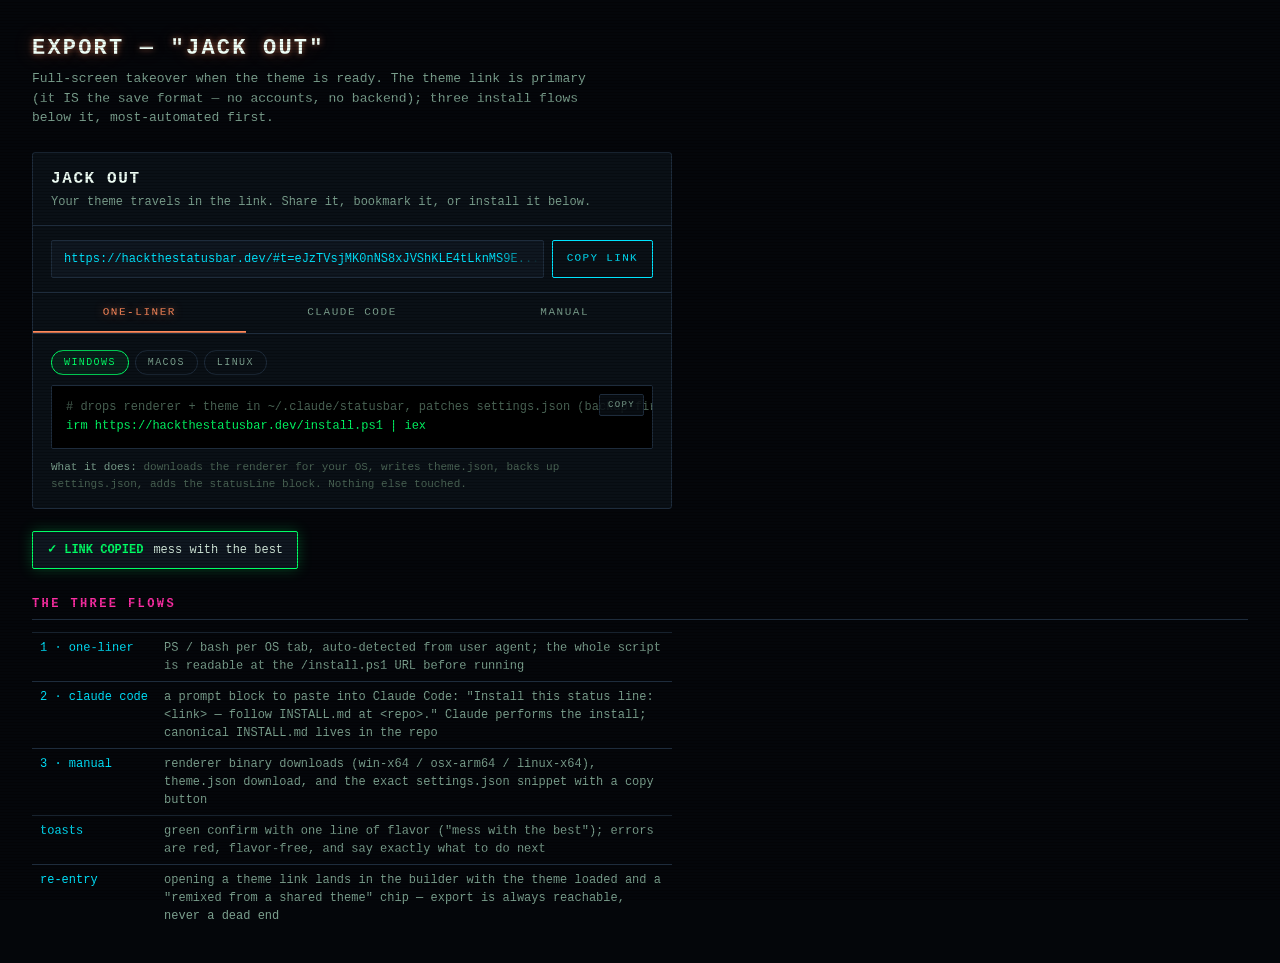
<file: design/cards/export-screen.html>
<!-- @dsCard group="Components" -->
<!DOCTYPE html>
<!--
  Hack the Claude Status Bar — design system card: export screen.
  Copyright (C) 2026 Stephen Shanafelt
  SPDX-License-Identifier: GPL-3.0-only
-->
<html lang="en">
<head>
<meta charset="utf-8">
<meta name="viewport" content="width=device-width, initial-scale=1">
<title>Export Screen — Jack Out</title>
<style>
  :root {
    --gib-void:#04060a; --gib-bg:#0a1016; --gib-surface:#0f1720; --gib-line:#1e2c3c;
    --gib-green:#00ff66; --gib-cyan:#00e5ff; --gib-magenta:#ff2ea6; --gib-amber:#ffb300;
    --gib-red:#ff3b4d; --gib-violet:#8b5cff; --gib-claude:#ff8a5c;
    --gib-text:#d2e8da; --gib-bright:#f0fff7; --gib-dim:#7ba08e; --gib-faint:#4a6455;
    --mono:"CaskaydiaCove NF","CaskaydiaCove Nerd Font Mono","Cascadia Code",Consolas,ui-monospace,monospace;
  }
  * { box-sizing:border-box; margin:0; }
  body { background:var(--gib-void); color:var(--gib-text); font:14px/1.5 var(--mono); padding:32px; }
  body::after { content:""; position:fixed; inset:0; pointer-events:none;
    background:repeating-linear-gradient(0deg, rgba(0,0,0,.22) 0 1px, transparent 1px 3px); }
  h1 { font-size:22px; text-transform:uppercase; letter-spacing:.1em; color:var(--gib-bright);
    text-shadow:0 0 6px rgba(255,138,92,.6), 0 0 20px rgba(255,138,92,.3); margin-bottom:4px; }
  .sub { color:var(--gib-dim); font-size:13px; margin-bottom:24px; max-width:74ch; }

  .sheet { max-width:640px; background:var(--gib-bg); border:1px solid var(--gib-line); border-radius:3px; }
  .s-head { padding:14px 18px; border-bottom:1px solid var(--gib-line); }
  .s-title { font-size:16px; font-weight:700; text-transform:uppercase; letter-spacing:.1em;
    color:var(--gib-bright); }
  .s-sub { font-size:12px; color:var(--gib-dim); margin-top:2px; }

  .linkrow { display:flex; gap:8px; padding:14px 18px; border-bottom:1px solid var(--gib-line); }
  .link { flex:1; display:flex; align-items:center; overflow:hidden; background:var(--gib-surface);
    border:1px solid var(--gib-line); border-radius:2px; padding:9px 12px; font-size:12px;
    color:var(--gib-cyan); white-space:nowrap; }
  .link .fade { margin-left:-40px; width:40px; height:100%; flex:none;
    background:linear-gradient(90deg, transparent, var(--gib-surface)); }
  .copy { font-size:11px; letter-spacing:.12em; text-transform:uppercase; color:var(--gib-cyan);
    border:1px solid var(--gib-cyan); border-radius:2px; padding:0 14px; cursor:pointer;
    display:flex; align-items:center; }
  .copy:hover { background:rgba(0,229,255,.08); box-shadow:0 0 8px rgba(0,229,255,.4); }

  .tabs { display:flex; border-bottom:1px solid var(--gib-line); }
  .tab { flex:1; text-align:center; font-size:11px; letter-spacing:.14em; text-transform:uppercase;
    color:var(--gib-dim); padding:11px 6px; cursor:pointer; border-bottom:2px solid transparent; }
  .tab:hover { color:var(--gib-bright); }
  .tab.on { color:var(--gib-claude); border-bottom-color:var(--gib-claude);
    text-shadow:0 0 8px rgba(255,138,92,.5); }

  .pane { padding:16px 18px; }
  .ostabs { display:flex; gap:6px; margin-bottom:10px; }
  .os { font-size:10px; letter-spacing:.14em; text-transform:uppercase; color:var(--gib-dim);
    border:1px solid var(--gib-line); border-radius:12px; padding:4px 12px; cursor:pointer; }
  .os.on { color:var(--gib-green); border-color:var(--gib-green); background:rgba(0,255,102,.07); }
  .code { position:relative; background:#000; border:1px solid var(--gib-line); border-radius:2px;
    padding:12px 14px; font-size:12px; line-height:1.6; color:var(--gib-green); overflow-x:auto;
    white-space:pre; }
  .code .c { color:var(--gib-faint); }
  .code .copy2 { position:absolute; top:8px; right:8px; font-size:9px; letter-spacing:.15em;
    text-transform:uppercase; color:var(--gib-dim); border:1px solid var(--gib-line); border-radius:2px;
    padding:3px 8px; cursor:pointer; background:rgba(10,16,22,.85); }
  .code .copy2:hover { color:var(--gib-cyan); border-color:var(--gib-cyan); }
  .hint { font-size:11px; color:var(--gib-faint); margin-top:10px; }
  .hint b { color:var(--gib-dim); font-weight:400; }

  .toast { display:inline-flex; align-items:center; gap:10px; margin-top:22px; font-size:12px;
    background:var(--gib-surface); border:1px solid var(--gib-green); border-radius:2px;
    padding:9px 14px; color:var(--gib-text); box-shadow:0 0 14px rgba(0,255,102,.25); }
  .toast b { color:var(--gib-green); font-weight:700; }

  h2 { font-size:12px; text-transform:uppercase; letter-spacing:.2em; color:var(--gib-magenta);
    border-bottom:1px solid var(--gib-line); padding-bottom:6px; margin:26px 0 12px; }
  table { width:100%; border-collapse:collapse; font-size:12px; max-width:640px; }
  td { padding:6px 8px; border-top:1px solid var(--gib-line); color:var(--gib-dim); vertical-align:top; }
  td:first-child { color:var(--gib-cyan); white-space:nowrap; }
</style>
</head>
<body>
  <h1>Export — "Jack out"</h1>
  <p class="sub">Full-screen takeover when the theme is ready. The theme link is primary (it IS the
  save format — no accounts, no backend); three install flows below it, most-automated first.</p>

  <div class="sheet">
    <div class="s-head">
      <div class="s-title">Jack out</div>
      <div class="s-sub">Your theme travels in the link. Share it, bookmark it, or install it below.</div>
    </div>
    <div class="linkrow">
      <span class="link">https://hackthestatusbar.dev/#t=eJzTVsjMK0nNS8xJVShKLE4tLknMS9E...<span class="fade"></span></span>
      <span class="copy">Copy link</span>
    </div>
    <div class="tabs">
      <span class="tab on">One-liner</span>
      <span class="tab">Claude Code</span>
      <span class="tab">Manual</span>
    </div>
    <div class="pane">
      <div class="ostabs"><span class="os on">windows</span><span class="os">macos</span><span class="os">linux</span></div>
      <div class="code"><span class="copy2">copy</span><span class="c"># drops renderer + theme in ~/.claude/statusbar, patches settings.json (backup first)</span>
irm https://hackthestatusbar.dev/install.ps1 | iex</div>
      <div class="hint"><b>What it does:</b> downloads the renderer for your OS, writes theme.json,
      backs up settings.json, adds the statusLine block. Nothing else touched.</div>
    </div>
  </div>

  <span class="toast"><b>✓ LINK COPIED</b> mess with the best</span>

  <h2>The three flows</h2>
  <table>
    <tr><td>1 · one-liner</td><td>PS / bash per OS tab, auto-detected from user agent; the whole
      script is readable at the /install.ps1 URL before running</td></tr>
    <tr><td>2 · claude code</td><td>a prompt block to paste into Claude Code: "Install this status
      line: &lt;link&gt; — follow INSTALL.md at &lt;repo&gt;." Claude performs the install; canonical
      INSTALL.md lives in the repo</td></tr>
    <tr><td>3 · manual</td><td>renderer binary downloads (win-x64 / osx-arm64 / linux-x64), theme.json
      download, and the exact settings.json snippet with a copy button</td></tr>
    <tr><td>toasts</td><td>green confirm with one line of flavor ("mess with the best"); errors are
      red, flavor-free, and say exactly what to do next</td></tr>
    <tr><td>re-entry</td><td>opening a theme link lands in the builder with the theme loaded and a
      "remixed from a shared theme" chip — export is always reachable, never a dead end</td></tr>
  </table>
</body>
</html>
</file>
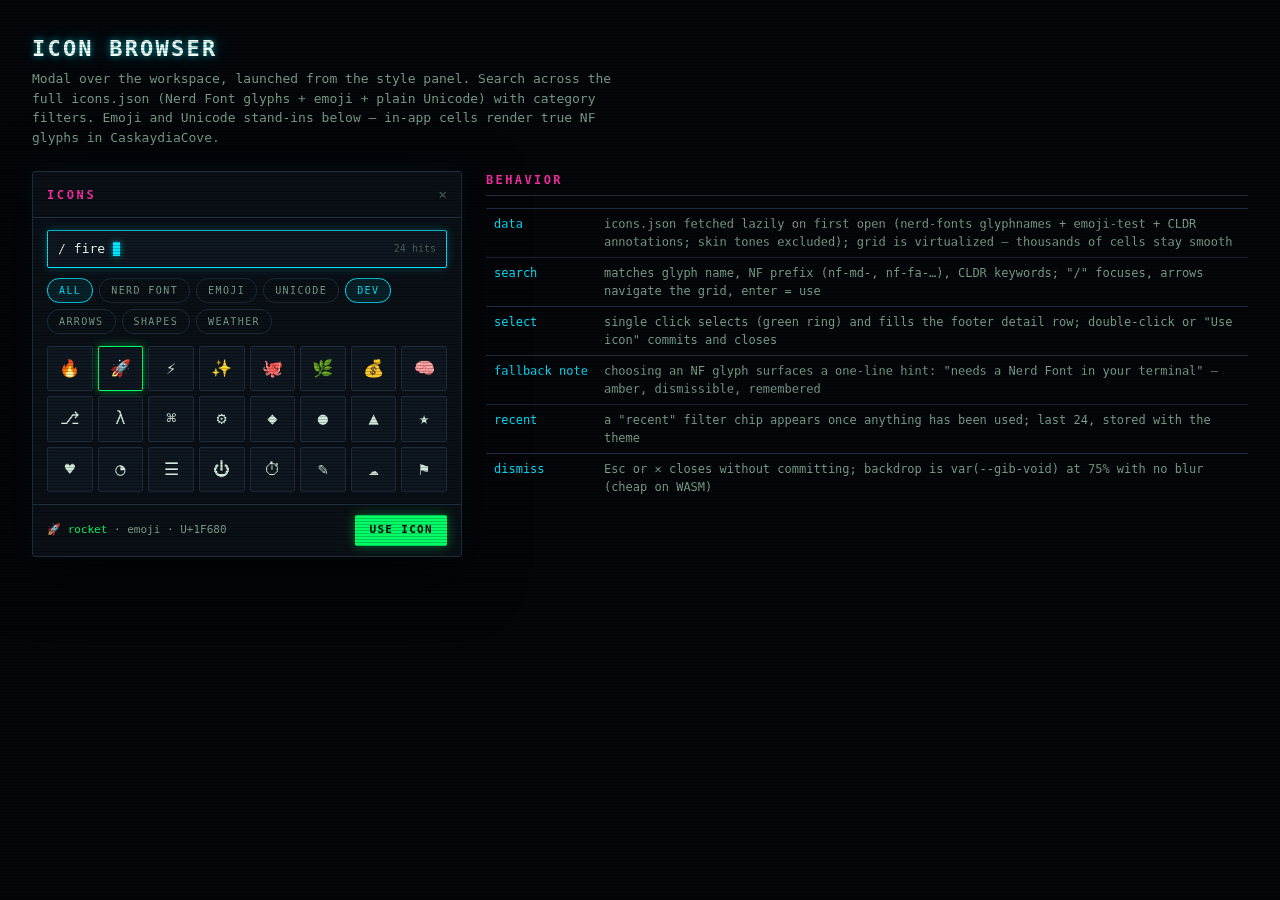
<file: design/cards/icon-browser.html>
<!-- @dsCard group="Components" -->
<!DOCTYPE html>
<!--
  Hack the Claude Status Bar — design system card: icon browser.
  Copyright (C) 2026 Stephen Shanafelt
  SPDX-License-Identifier: GPL-3.0-only
-->
<html lang="en">
<head>
<meta charset="utf-8">
<meta name="viewport" content="width=device-width, initial-scale=1">
<title>Icon Browser</title>
<style>
  :root {
    --gib-void:#04060a; --gib-bg:#0a1016; --gib-surface:#0f1720; --gib-line:#1e2c3c;
    --gib-green:#00ff66; --gib-cyan:#00e5ff; --gib-magenta:#ff2ea6; --gib-amber:#ffb300;
    --gib-red:#ff3b4d; --gib-violet:#8b5cff; --gib-claude:#ff8a5c;
    --gib-text:#d2e8da; --gib-bright:#f0fff7; --gib-dim:#7ba08e; --gib-faint:#4a6455;
    --mono:"CaskaydiaCove NF","CaskaydiaCove Nerd Font Mono","Cascadia Code",Consolas,ui-monospace,monospace;
  }
  * { box-sizing:border-box; margin:0; }
  body { background:var(--gib-void); color:var(--gib-text); font:14px/1.5 var(--mono); padding:32px; }
  body::after { content:""; position:fixed; inset:0; pointer-events:none;
    background:repeating-linear-gradient(0deg, rgba(0,0,0,.22) 0 1px, transparent 1px 3px); }
  h1 { font-size:22px; text-transform:uppercase; letter-spacing:.1em; color:var(--gib-bright);
    text-shadow:0 0 6px rgba(0,229,255,.6), 0 0 20px rgba(0,229,255,.3); margin-bottom:4px; }
  .sub { color:var(--gib-dim); font-size:13px; margin-bottom:24px; max-width:74ch; }
  .wrap { display:flex; gap:24px; align-items:flex-start; flex-wrap:wrap; }

  .modal { width:430px; background:var(--gib-bg); border:1px solid var(--gib-line); border-radius:3px;
    box-shadow:0 16px 60px rgba(0,0,0,.7), 0 0 24px rgba(0,229,255,.06); }
  .m-head { padding:12px 14px; border-bottom:1px solid var(--gib-line); display:flex;
    justify-content:space-between; align-items:center; }
  .m-title { font-size:12px; font-weight:600; text-transform:uppercase; letter-spacing:.22em; color:var(--gib-magenta); }
  .close { color:var(--gib-faint); cursor:pointer; } .close:hover { color:var(--gib-red); }
  .m-search { margin:12px 14px 10px; display:flex; align-items:center; gap:8px;
    background:var(--gib-surface); border:1px solid var(--gib-cyan); border-radius:2px;
    padding:8px 10px; font-size:13px; color:var(--gib-text);
    box-shadow:0 0 10px rgba(0,229,255,.25); }
  .m-search .q { color:var(--gib-bright); }
  .m-search .caret { display:inline-block; width:.55em; height:1.05em; background:var(--gib-cyan);
    box-shadow:0 0 6px rgba(0,229,255,.7); animation:blink 1.1s steps(1) infinite; }
  @keyframes blink { 50% { opacity:0; } }
  @media (prefers-reduced-motion:reduce) { .m-search .caret { animation:none; } }
  .filters { display:flex; gap:6px; padding:0 14px 12px; flex-wrap:wrap; }
  .f { font-size:10px; letter-spacing:.14em; text-transform:uppercase; color:var(--gib-dim);
    border:1px solid var(--gib-line); border-radius:12px; padding:4px 11px; cursor:pointer; }
  .f:hover { color:var(--gib-bright); border-color:var(--gib-cyan); }
  .f.on { color:var(--gib-cyan); border-color:var(--gib-cyan); background:rgba(0,229,255,.08); }

  .grid { display:grid; grid-template-columns:repeat(8, 1fr); gap:5px; padding:0 14px 12px; }
  .cell { aspect-ratio:1; display:flex; align-items:center; justify-content:center; font-size:17px;
    background:var(--gib-surface); border:1px solid var(--gib-line); border-radius:2px;
    color:var(--gib-text); cursor:pointer; }
  .cell:hover { border-color:var(--gib-cyan); color:var(--gib-bright);
    box-shadow:0 0 8px rgba(0,229,255,.35); }
  .cell.sel { border-color:var(--gib-green); color:var(--gib-green);
    box-shadow:0 0 10px rgba(0,255,102,.45); }
  .m-foot { border-top:1px solid var(--gib-line); padding:10px 14px; display:flex;
    justify-content:space-between; align-items:center; font-size:11px; color:var(--gib-dim); }
  .m-foot b { color:var(--gib-green); font-weight:400; }
  .use { font-size:11px; letter-spacing:.12em; text-transform:uppercase; color:#04060a;
    background:var(--gib-green); border-radius:2px; padding:7px 14px; cursor:pointer; font-weight:700;
    box-shadow:0 0 12px rgba(0,255,102,.4); }

  .notes { flex:1; min-width:260px; }
  .notes h2 { font-size:12px; text-transform:uppercase; letter-spacing:.2em; color:var(--gib-magenta);
    border-bottom:1px solid var(--gib-line); padding-bottom:6px; margin:0 0 12px; }
  .notes table { width:100%; border-collapse:collapse; font-size:12px; }
  .notes td { padding:6px 8px; border-top:1px solid var(--gib-line); color:var(--gib-dim); vertical-align:top; }
  .notes td:first-child { color:var(--gib-cyan); white-space:nowrap; }
</style>
</head>
<body>
  <h1>Icon browser</h1>
  <p class="sub">Modal over the workspace, launched from the style panel. Search across the full
  icons.json (Nerd Font glyphs + emoji + plain Unicode) with category filters. Emoji and Unicode
  stand-ins below — in-app cells render true NF glyphs in CaskaydiaCove.</p>

  <div class="wrap">
    <div class="modal">
      <div class="m-head"><span class="m-title">Icons</span><span class="close">✕</span></div>
      <div class="m-search">/ <span class="q">fire</span><span class="caret"></span>
        <span style="margin-left:auto; color:var(--gib-faint); font-size:10px;">24 hits</span></div>
      <div class="filters">
        <span class="f on">all</span><span class="f">nerd font</span><span class="f">emoji</span>
        <span class="f">unicode</span><span class="f on">dev</span><span class="f">arrows</span>
        <span class="f">shapes</span><span class="f">weather</span>
      </div>
      <div class="grid">
        <span class="cell">🔥</span><span class="cell sel">🚀</span><span class="cell">⚡</span>
        <span class="cell">✨</span><span class="cell">🐙</span><span class="cell">🌿</span>
        <span class="cell">💰</span><span class="cell">🧠</span>
        <span class="cell">⎇</span><span class="cell">λ</span><span class="cell">⌘</span>
        <span class="cell">⚙</span><span class="cell">◆</span><span class="cell">●</span>
        <span class="cell">▲</span><span class="cell">★</span>
        <span class="cell">♥</span><span class="cell">◔</span><span class="cell">☰</span>
        <span class="cell">⏻</span><span class="cell">⏱</span><span class="cell">✎</span>
        <span class="cell">☁</span><span class="cell">⚑</span>
      </div>
      <div class="m-foot">
        <span>🚀 <b>rocket</b> · emoji · U+1F680</span>
        <span class="use">Use icon</span>
      </div>
    </div>

    <div class="notes">
      <h2>Behavior</h2>
      <table>
        <tr><td>data</td><td>icons.json fetched lazily on first open (nerd-fonts glyphnames + emoji-test
          + CLDR annotations; skin tones excluded); grid is virtualized — thousands of cells stay smooth</td></tr>
        <tr><td>search</td><td>matches glyph name, NF prefix (nf-md-, nf-fa-…), CLDR keywords; "/" focuses,
          arrows navigate the grid, enter = use</td></tr>
        <tr><td>select</td><td>single click selects (green ring) and fills the footer detail row;
          double-click or "Use icon" commits and closes</td></tr>
        <tr><td>fallback note</td><td>choosing an NF glyph surfaces a one-line hint: "needs a Nerd Font
          in your terminal" — amber, dismissible, remembered</td></tr>
        <tr><td>recent</td><td>a "recent" filter chip appears once anything has been used; last 24, stored
          with the theme</td></tr>
        <tr><td>dismiss</td><td>Esc or ✕ closes without committing; backdrop is var(--gib-void) at 75%
          with no blur (cheap on WASM)</td></tr>
      </table>
    </div>
  </div>
</body>
</html>
</file>
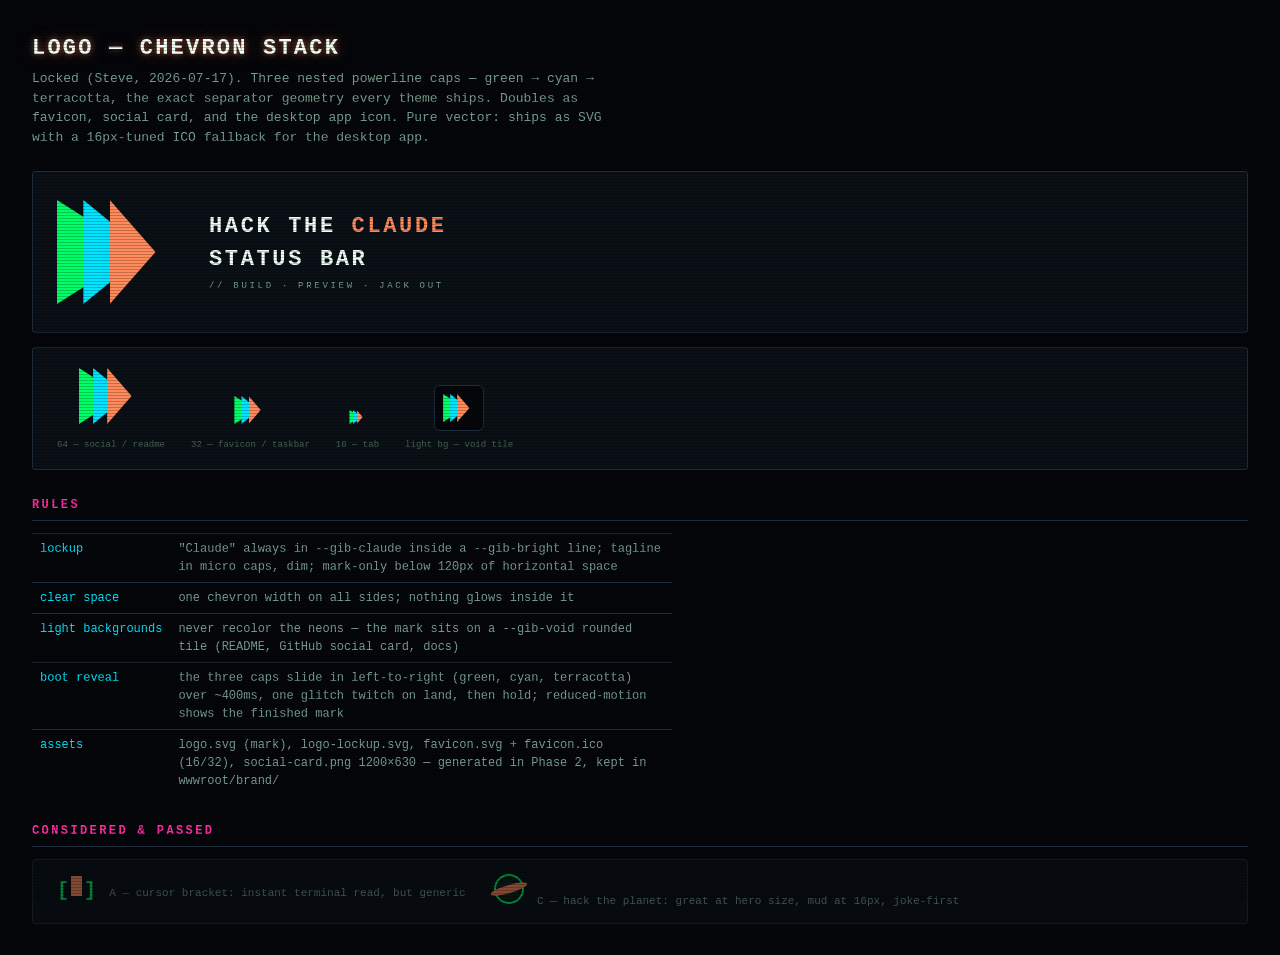
<file: design/cards/logo.html>
<!-- @dsCard group="Brand" -->
<!DOCTYPE html>
<!--
  Hack the Claude Status Bar — design system card: logo (chevron stack).
  Copyright (C) 2026 Stephen Shanafelt
  SPDX-License-Identifier: GPL-3.0-only
-->
<html lang="en">
<head>
<meta charset="utf-8">
<meta name="viewport" content="width=device-width, initial-scale=1">
<title>Logo — Chevron Stack</title>
<style>
  :root {
    --gib-void:#04060a; --gib-bg:#0a1016; --gib-surface:#0f1720; --gib-line:#1e2c3c;
    --gib-green:#00ff66; --gib-cyan:#00e5ff; --gib-magenta:#ff2ea6; --gib-amber:#ffb300;
    --gib-red:#ff3b4d; --gib-violet:#8b5cff; --gib-claude:#ff8a5c;
    --gib-text:#d2e8da; --gib-bright:#f0fff7; --gib-dim:#7ba08e; --gib-faint:#4a6455;
    --mono:"CaskaydiaCove NF","CaskaydiaCove Nerd Font Mono","Cascadia Code",Consolas,ui-monospace,monospace;
  }
  * { box-sizing:border-box; margin:0; }
  body { background:var(--gib-void); color:var(--gib-text); font:14px/1.5 var(--mono); padding:32px; }
  body::after { content:""; position:fixed; inset:0; pointer-events:none;
    background:repeating-linear-gradient(0deg, rgba(0,0,0,.22) 0 1px, transparent 1px 3px); }
  h1 { font-size:22px; text-transform:uppercase; letter-spacing:.1em; color:var(--gib-bright);
    text-shadow:0 0 6px rgba(255,138,92,.6), 0 0 20px rgba(255,138,92,.3); margin-bottom:4px; }
  .sub { color:var(--gib-dim); font-size:13px; margin-bottom:24px; max-width:76ch; }

  /* the mark — three nested powerline caps, green → cyan → terracotta */
  .mark { position:relative; display:inline-block; }
  .mark i { position:absolute; inset:0; clip-path:polygon(0 0, 68% 50%, 0 100%); }
  .mark .c1 { background:var(--gib-green); box-shadow:0 0 10px rgba(0,255,102,.5); }
  .mark .c2 { left:22%; background:var(--gib-cyan); }
  .mark .c3 { left:44%; background:var(--gib-claude); }
  .m-hero { width:120px; height:104px; }
  .m-64 { width:64px; height:56px; } .m-32 { width:32px; height:28px; } .m-16 { width:16px; height:14px; }

  .hero { display:flex; align-items:center; gap:32px; flex-wrap:wrap; padding:28px 24px;
    background:var(--gib-bg); border:1px solid var(--gib-line); border-radius:3px; margin-bottom:14px; }
  .word { font-weight:700; text-transform:uppercase; letter-spacing:.12em; font-size:22px;
    color:var(--gib-bright); }
  .word i { font-style:normal; color:var(--gib-claude); }
  .word small { display:block; font-size:9px; letter-spacing:.3em; color:var(--gib-dim);
    font-weight:400; margin-top:4px; }

  .sizes { display:flex; align-items:flex-end; gap:26px; padding:20px 24px 16px;
    background:var(--gib-bg); border:1px solid var(--gib-line); border-radius:3px; margin-bottom:14px; }
  .sz { text-align:center; }
  .szlab { font-size:9px; color:var(--gib-faint); margin-top:8px; }
  .tile { display:inline-flex; align-items:center; justify-content:center; background:var(--gib-void);
    border:1px solid var(--gib-line); border-radius:6px; padding:8px; }

  h2 { font-size:12px; text-transform:uppercase; letter-spacing:.2em; color:var(--gib-magenta);
    border-bottom:1px solid var(--gib-line); padding-bottom:6px; margin:26px 0 12px; }
  .note { color:var(--gib-faint); font-size:11px; max-width:78ch; }
  table { width:100%; border-collapse:collapse; font-size:12px; max-width:640px; }
  td { padding:6px 8px; border-top:1px solid var(--gib-line); color:var(--gib-dim); vertical-align:top; }
  td:first-child { color:var(--gib-cyan); white-space:nowrap; }

  .passed { display:flex; gap:28px; align-items:center; flex-wrap:wrap; opacity:.5; padding:14px 24px;
    background:var(--gib-bg); border:1px solid var(--gib-line); border-radius:3px; font-size:11px;
    color:var(--gib-dim); }
  .markA { font-weight:700; color:var(--gib-green); font-size:20px; }
  .markA .blk { display:inline-block; width:.55em; height:1em; background:var(--gib-claude); margin:0 .1em; }
  .markC { position:relative; display:inline-flex; align-items:center; justify-content:center;
    width:30px; height:30px; }
  .markC .globe { width:30px; height:30px; border-radius:50%; border:2px solid var(--gib-green);
    background:radial-gradient(circle, #0f2a1c 30%, #071510 70%); }
  .markC .ring { position:absolute; left:-14%; right:-14%; height:8px; border-radius:50%;
    transform:rotate(-16deg); border:1px solid rgba(255,138,92,.7); background:var(--gib-claude); }
</style>
</head>
<body>
  <h1>Logo — chevron stack</h1>
  <p class="sub">Locked (Steve, 2026-07-17). Three nested powerline caps — green → cyan → terracotta,
  the exact separator geometry every theme ships. Doubles as favicon, social card, and the desktop
  app icon. Pure vector: ships as SVG with a 16px-tuned ICO fallback for the desktop app.</p>

  <div class="hero">
    <span class="mark m-hero"><i class="c1"></i><i class="c2"></i><i class="c3"></i></span>
    <span class="word">Hack the <i>Claude</i><br>Status Bar<small>// build · preview · jack out</small></span>
  </div>

  <div class="sizes">
    <span class="sz"><span class="mark m-64"><i class="c1"></i><i class="c2"></i><i class="c3"></i></span><div class="szlab">64 — social / readme</div></span>
    <span class="sz"><span class="mark m-32"><i class="c1"></i><i class="c2"></i><i class="c3"></i></span><div class="szlab">32 — favicon / taskbar</div></span>
    <span class="sz"><span class="mark m-16"><i class="c1"></i><i class="c2"></i><i class="c3"></i></span><div class="szlab">16 — tab</div></span>
    <span class="sz"><span class="tile"><span class="mark m-32"><i class="c1"></i><i class="c2"></i><i class="c3"></i></span></span><div class="szlab">light bg — void tile</div></span>
  </div>

  <h2>Rules</h2>
  <table>
    <tr><td>lockup</td><td>"Claude" always in --gib-claude inside a --gib-bright line; tagline in
      micro caps, dim; mark-only below 120px of horizontal space</td></tr>
    <tr><td>clear space</td><td>one chevron width on all sides; nothing glows inside it</td></tr>
    <tr><td>light backgrounds</td><td>never recolor the neons — the mark sits on a --gib-void rounded
      tile (README, GitHub social card, docs)</td></tr>
    <tr><td>boot reveal</td><td>the three caps slide in left-to-right (green, cyan, terracotta) over
      ~400ms, one glitch twitch on land, then hold; reduced-motion shows the finished mark</td></tr>
    <tr><td>assets</td><td>logo.svg (mark), logo-lockup.svg, favicon.svg + favicon.ico (16/32),
      social-card.png 1200×630 — generated in Phase 2, kept in wwwroot/brand/</td></tr>
  </table>

  <h2>Considered &amp; passed</h2>
  <div class="passed">
    <span><span class="markA">[<span class="blk"></span>]</span> &nbsp;A — cursor bracket: instant terminal read, but generic</span>
    <span><span class="markC"><span class="globe"></span><span class="ring"></span></span> &nbsp;C — hack the planet: great at hero size, mud at 16px, joke-first</span>
  </div>
</body>
</html>
</file>
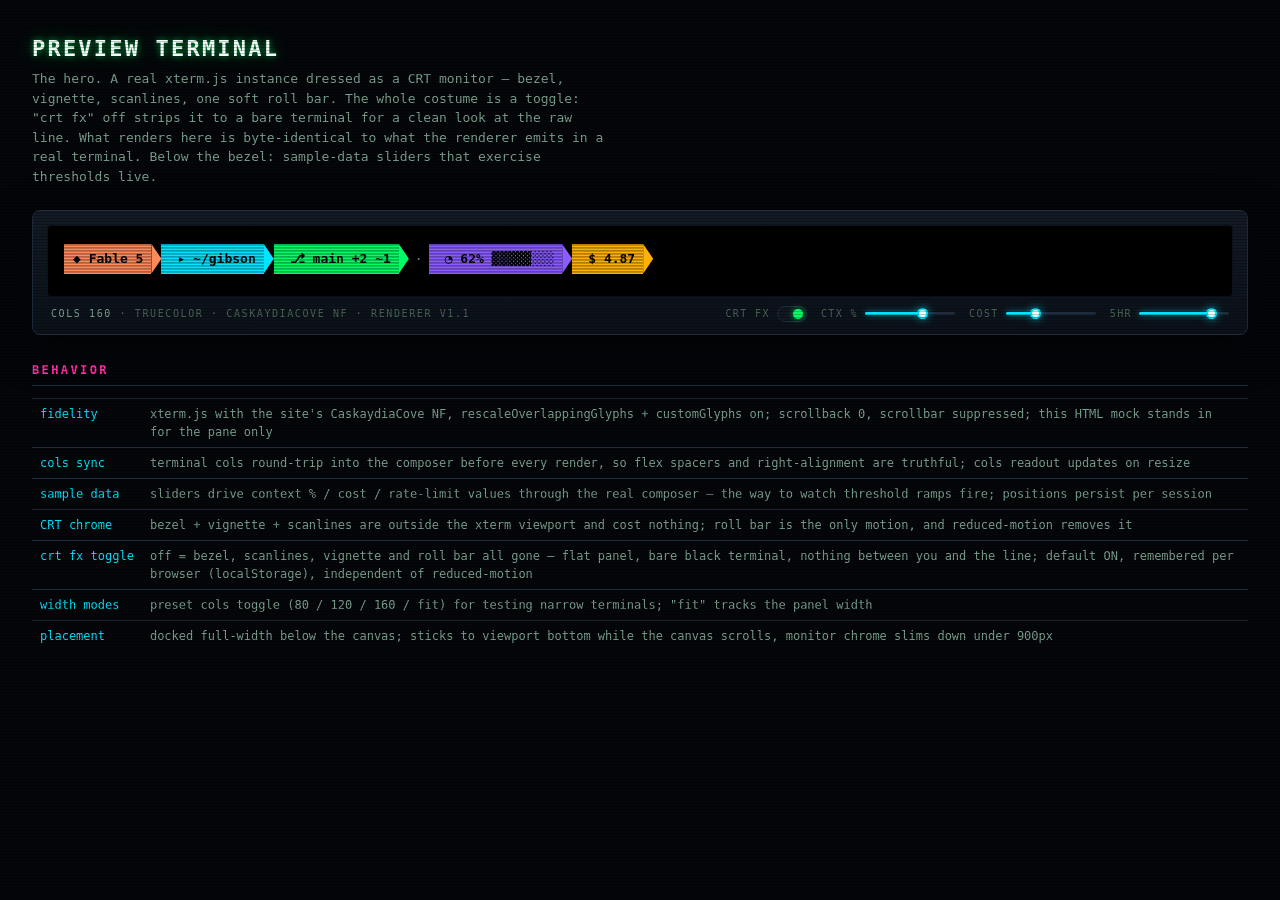
<file: design/cards/preview-terminal.html>
<!-- @dsCard group="Components" -->
<!DOCTYPE html>
<!--
  Hack the Claude Status Bar — design system card: preview terminal.
  Copyright (C) 2026 Stephen Shanafelt
  SPDX-License-Identifier: GPL-3.0-only
-->
<html lang="en">
<head>
<meta charset="utf-8">
<meta name="viewport" content="width=device-width, initial-scale=1">
<title>Preview Terminal</title>
<style>
  :root {
    --gib-void:#04060a; --gib-bg:#0a1016; --gib-surface:#0f1720; --gib-line:#1e2c3c;
    --gib-green:#00ff66; --gib-cyan:#00e5ff; --gib-magenta:#ff2ea6; --gib-amber:#ffb300;
    --gib-red:#ff3b4d; --gib-violet:#8b5cff; --gib-claude:#ff8a5c;
    --gib-text:#d2e8da; --gib-bright:#f0fff7; --gib-dim:#7ba08e; --gib-faint:#4a6455;
    --mono:"CaskaydiaCove NF","CaskaydiaCove Nerd Font Mono","Cascadia Code",Consolas,ui-monospace,monospace;
  }
  * { box-sizing:border-box; margin:0; }
  body { background:var(--gib-void); color:var(--gib-text); font:14px/1.5 var(--mono); padding:32px; }
  body::after { content:""; position:fixed; inset:0; pointer-events:none;
    background:repeating-linear-gradient(0deg, rgba(0,0,0,.22) 0 1px, transparent 1px 3px); }
  h1 { font-size:22px; text-transform:uppercase; letter-spacing:.1em; color:var(--gib-bright);
    text-shadow:0 0 6px rgba(0,255,102,.6), 0 0 20px rgba(0,255,102,.3); margin-bottom:4px; }
  .sub { color:var(--gib-dim); font-size:13px; margin-bottom:24px; max-width:74ch; }

  .monitor { background:linear-gradient(180deg, #131a24, #0b1119); border:1px solid var(--gib-line);
    border-radius:8px; padding:14px 14px 10px; box-shadow:0 12px 40px rgba(0,0,0,.6); }
  .screen { position:relative; background:#000; border-radius:4px; overflow:hidden;
    border:1px solid #0a141d; padding:18px 16px 22px; }
  .screen::before { content:""; position:absolute; inset:0; pointer-events:none;
    background:radial-gradient(ellipse at center, transparent 55%, rgba(0,0,0,.5) 100%); }
  .screen::after { content:""; position:absolute; inset:0; pointer-events:none;
    background:repeating-linear-gradient(0deg, rgba(0,0,0,.3) 0 1px, transparent 1px 3px); }
  .band { position:absolute; left:0; right:0; height:56px; top:-56px; pointer-events:none; z-index:1;
    background:linear-gradient(180deg, transparent, rgba(210,255,230,.05) 45%, rgba(210,255,230,.08) 50%, rgba(210,255,230,.05) 55%, transparent);
    animation:roll 8s linear infinite; }
  @keyframes roll { to { top:100%; } }
  @media (prefers-reduced-motion:reduce) { .band { animation:none; display:none; } }

  .line { display:flex; align-items:stretch; font-size:13px; white-space:nowrap; overflow-x:auto; }
  .ts { position:relative; display:flex; align-items:center; gap:6px; padding:5px 8px 5px 16px;
    color:#04060a; font-weight:600; margin-right:10px; }
  .ts:first-child { padding-left:9px; }
  .ts .cap { position:absolute; left:100%; top:0; bottom:0; width:10px; z-index:2;
    background:inherit; clip-path:polygon(0 0, 100% 50%, 0 100%); }
  .plain { color:var(--gib-dim); align-self:center; padding:0 6px; }

  .statusbar { display:flex; justify-content:space-between; align-items:center; gap:16px;
    padding:9px 4px 2px; flex-wrap:wrap; }
  .meta { font-size:10px; text-transform:uppercase; letter-spacing:.16em; color:var(--gib-faint); }
  .meta b { color:var(--gib-dim); font-weight:400; }
  .knobs { display:flex; gap:14px; align-items:center; flex-wrap:wrap; }
  .knob { display:flex; align-items:center; gap:7px; font-size:10px; letter-spacing:.14em;
    text-transform:uppercase; color:var(--gib-faint); }
  .slider { width:90px; height:3px; background:var(--gib-line); border-radius:2px; position:relative; }
  .slider .fill { position:absolute; left:0; top:0; bottom:0; border-radius:2px;
    background:var(--gib-cyan); box-shadow:0 0 6px rgba(0,229,255,.6); }
  .slider .thumb { position:absolute; top:-4px; width:11px; height:11px; border-radius:50%;
    background:var(--gib-bright); border:2px solid var(--gib-cyan); box-shadow:0 0 8px rgba(0,229,255,.7); }
  .tk { width:30px; height:16px; border-radius:8px; background:var(--gib-surface);
    border:1px solid var(--gib-line); position:relative; cursor:pointer; }
  .tk::after { content:""; position:absolute; top:2px; left:3px; width:10px; height:10px;
    border-radius:50%; background:var(--gib-faint); }
  .tk.on::after { left:15px; background:var(--gib-green); box-shadow:0 0 6px rgba(0,255,102,.7); }

  h2 { font-size:12px; text-transform:uppercase; letter-spacing:.2em; color:var(--gib-magenta);
    border-bottom:1px solid var(--gib-line); padding-bottom:6px; margin:26px 0 12px; }
  table { width:100%; border-collapse:collapse; font-size:12px; }
  td { padding:6px 8px; border-top:1px solid var(--gib-line); color:var(--gib-dim); vertical-align:top; }
  td:first-child { color:var(--gib-cyan); white-space:nowrap; }
</style>
</head>
<body>
  <h1>Preview terminal</h1>
  <p class="sub">The hero. A real xterm.js instance dressed as a CRT monitor — bezel, vignette,
  scanlines, one soft roll bar. The whole costume is a toggle: "crt fx" off strips it to a bare
  terminal for a clean look at the raw line. What renders here is byte-identical to what the
  renderer emits in a real terminal. Below the bezel: sample-data sliders that exercise thresholds live.</p>

  <div class="monitor">
    <div class="screen">
      <div class="band"></div>
      <div class="line">
        <span class="ts" style="background:var(--gib-claude);">◆ Fable 5<span class="cap"></span></span>
        <span class="ts" style="background:var(--gib-cyan);">▸ ~/gibson<span class="cap"></span></span>
        <span class="ts" style="background:var(--gib-green);">⎇ main +2 ~1<span class="cap"></span></span>
        <span class="plain">·</span>
        <span class="ts" style="background:var(--gib-violet);">◔ 62% ▓▓▓▓▓░░░<span class="cap"></span></span>
        <span class="ts" style="background:var(--gib-amber);">$ 4.87<span class="cap"></span></span>
      </div>
    </div>
    <div class="statusbar">
      <span class="meta"><b>cols 160</b> · truecolor · CaskaydiaCove NF · renderer v1.1</span>
      <div class="knobs">
        <span class="knob">crt fx<span class="tk on"></span></span>
        <span class="knob">ctx %<span class="slider"><span class="fill" style="width:62%"></span><span class="thumb" style="left:58%"></span></span></span>
        <span class="knob">cost<span class="slider"><span class="fill" style="width:30%"></span><span class="thumb" style="left:27%"></span></span></span>
        <span class="knob">5hr<span class="slider"><span class="fill" style="width:78%"></span><span class="thumb" style="left:74%"></span></span></span>
      </div>
    </div>
  </div>

  <h2>Behavior</h2>
  <table>
    <tr><td>fidelity</td><td>xterm.js with the site's CaskaydiaCove NF, rescaleOverlappingGlyphs +
      customGlyphs on; scrollback 0, scrollbar suppressed; this HTML mock stands in for the pane only</td></tr>
    <tr><td>cols sync</td><td>terminal cols round-trip into the composer before every render, so flex
      spacers and right-alignment are truthful; cols readout updates on resize</td></tr>
    <tr><td>sample data</td><td>sliders drive context % / cost / rate-limit values through the real
      composer — the way to watch threshold ramps fire; positions persist per session</td></tr>
    <tr><td>CRT chrome</td><td>bezel + vignette + scanlines are outside the xterm viewport and cost
      nothing; roll bar is the only motion, and reduced-motion removes it</td></tr>
    <tr><td>crt fx toggle</td><td>off = bezel, scanlines, vignette and roll bar all gone — flat panel,
      bare black terminal, nothing between you and the line; default ON, remembered per browser
      (localStorage), independent of reduced-motion</td></tr>
    <tr><td>width modes</td><td>preset cols toggle (80 / 120 / 160 / fit) for testing narrow terminals;
      "fit" tracks the panel width</td></tr>
    <tr><td>placement</td><td>docked full-width below the canvas; sticks to viewport bottom while the
      canvas scrolls, monitor chrome slims down under 900px</td></tr>
  </table>
</body>
</html>
</file>
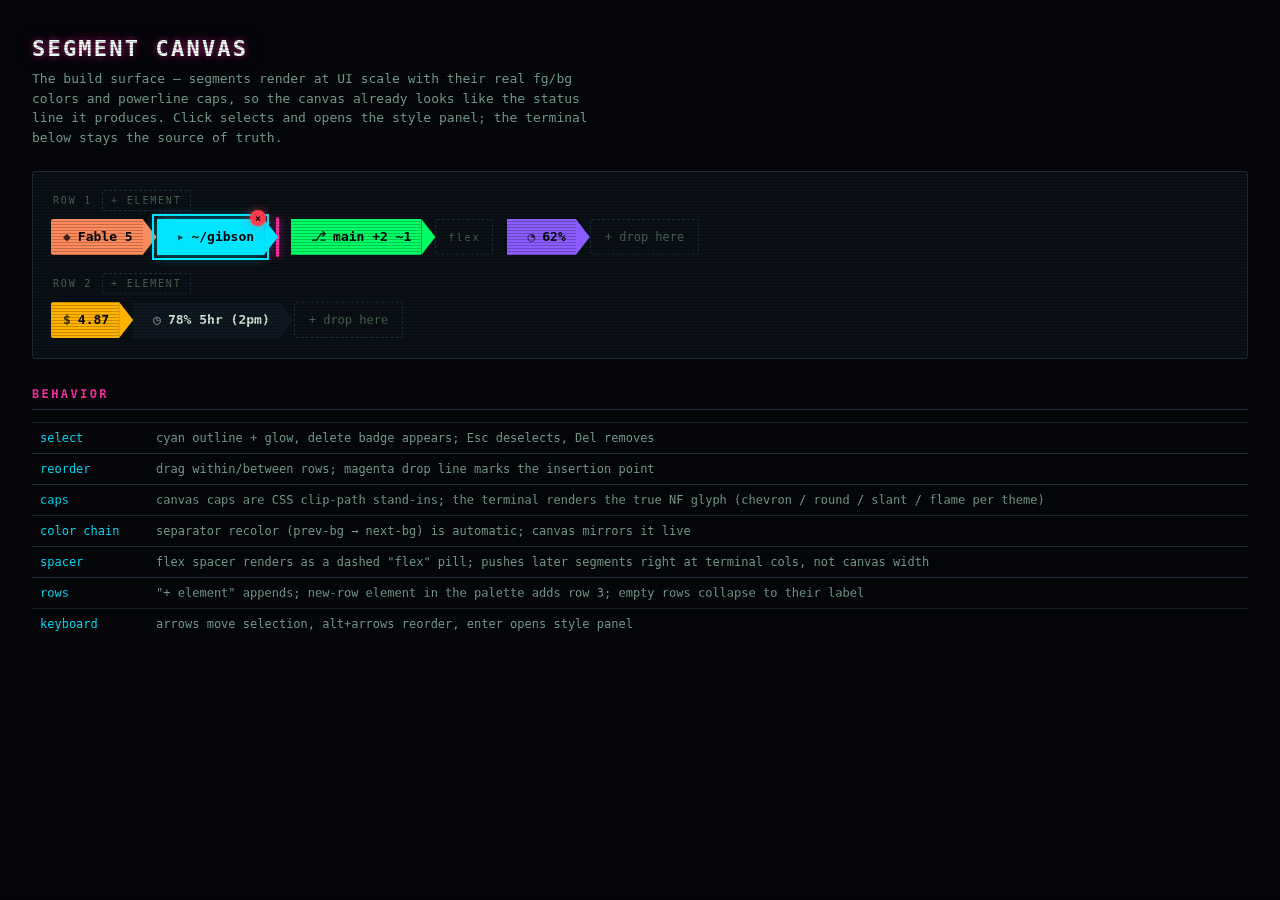
<file: design/cards/segment-canvas.html>
<!-- @dsCard group="Components" -->
<!DOCTYPE html>
<!--
  Hack the Claude Status Bar — design system card: segment canvas.
  Copyright (C) 2026 Stephen Shanafelt
  SPDX-License-Identifier: GPL-3.0-only
-->
<html lang="en">
<head>
<meta charset="utf-8">
<meta name="viewport" content="width=device-width, initial-scale=1">
<title>Segment Canvas</title>
<style>
  :root {
    --gib-void:#04060a; --gib-bg:#0a1016; --gib-surface:#0f1720; --gib-line:#1e2c3c;
    --gib-green:#00ff66; --gib-cyan:#00e5ff; --gib-magenta:#ff2ea6; --gib-amber:#ffb300;
    --gib-red:#ff3b4d; --gib-violet:#8b5cff; --gib-claude:#ff8a5c;
    --gib-text:#d2e8da; --gib-bright:#f0fff7; --gib-dim:#7ba08e; --gib-faint:#4a6455;
    --mono:"CaskaydiaCove NF","CaskaydiaCove Nerd Font Mono","Cascadia Code",Consolas,ui-monospace,monospace;
  }
  * { box-sizing:border-box; margin:0; }
  body { background:var(--gib-void); color:var(--gib-text); font:14px/1.5 var(--mono); padding:32px; }
  body::after { content:""; position:fixed; inset:0; pointer-events:none;
    background:repeating-linear-gradient(0deg, rgba(0,0,0,.22) 0 1px, transparent 1px 3px); }
  h1 { font-size:22px; text-transform:uppercase; letter-spacing:.1em; color:var(--gib-bright);
    text-shadow:0 0 6px rgba(255,46,166,.6), 0 0 20px rgba(255,46,166,.3); margin-bottom:4px; }
  .sub { color:var(--gib-dim); font-size:13px; margin-bottom:24px; max-width:74ch; }

  .canvas { background:var(--gib-bg); border:1px solid var(--gib-line); border-radius:3px; padding:18px; }
  .rowlab { font-size:10px; text-transform:uppercase; letter-spacing:.18em; color:var(--gib-faint);
    margin:0 0 8px 2px; display:flex; gap:10px; align-items:center; }
  .rowlab .add { color:var(--gib-faint); border:1px dashed var(--gib-line); border-radius:2px;
    padding:2px 8px; cursor:pointer; }
  .rowlab .add:hover { color:var(--gib-cyan); border-color:var(--gib-cyan); }

  .pl { display:flex; align-items:stretch; flex-wrap:wrap; row-gap:14px; margin-bottom:18px; }
  .seg { position:relative; display:flex; align-items:center; gap:7px; font-size:13px;
    padding:8px 10px 8px 20px; color:#04060a; font-weight:600; cursor:pointer; margin-right:14px; }
  .seg:first-child { padding-left:12px; border-radius:2px 0 0 2px; }
  .seg .cap { position:absolute; left:100%; top:0; bottom:0; width:14px; z-index:2;
    background:inherit; clip-path:polygon(0 0, 100% 50%, 0 100%); }
  .seg .ico { opacity:.75; }
  .seg:hover { filter:brightness(1.12); }
  .seg.selected { outline:2px solid var(--gib-cyan); outline-offset:3px;
    box-shadow:0 0 14px rgba(0,229,255,.45); z-index:3; }
  .seg .del { position:absolute; top:-9px; right:-2px; z-index:4; width:16px; height:16px;
    display:none; align-items:center; justify-content:center; font-size:10px; border-radius:50%;
    background:var(--gib-red); color:#04060a; box-shadow:0 0 8px rgba(255,59,77,.6); }
  .seg.selected .del { display:flex; }

  .spacer { display:flex; align-items:center; padding:0 12px; color:var(--gib-faint);
    font-size:10px; letter-spacing:.2em; border:1px dashed var(--gib-line); border-radius:2px;
    margin-right:14px; }
  .droptarget { width:3px; margin:-2px 12px -2px -2px; border-radius:2px; background:var(--gib-magenta);
    box-shadow:0 0 10px rgba(255,46,166,.8); }
  .ghost { display:flex; align-items:center; padding:8px 14px; color:var(--gib-faint); font-size:12px;
    border:1px dashed var(--gib-line); border-radius:2px; cursor:pointer; }
  .ghost:hover { color:var(--gib-cyan); border-color:var(--gib-cyan); }

  h2 { font-size:12px; text-transform:uppercase; letter-spacing:.2em; color:var(--gib-magenta);
    border-bottom:1px solid var(--gib-line); padding-bottom:6px; margin:26px 0 12px; }
  table { width:100%; border-collapse:collapse; font-size:12px; }
  td { padding:6px 8px; border-top:1px solid var(--gib-line); color:var(--gib-dim); vertical-align:top; }
  td:first-child { color:var(--gib-cyan); white-space:nowrap; }
</style>
</head>
<body>
  <h1>Segment canvas</h1>
  <p class="sub">The build surface — segments render at UI scale with their real fg/bg colors and
  powerline caps, so the canvas already looks like the status line it produces. Click selects and
  opens the style panel; the terminal below stays the source of truth.</p>

  <div class="canvas">
    <div class="rowlab">row 1 <span class="add">+ element</span></div>
    <div class="pl">
      <div class="seg" style="background:var(--gib-claude);"><span class="ico">◆</span>Fable 5<span class="cap"></span></div>
      <div class="seg selected" style="background:var(--gib-cyan);"><span class="ico">▸</span>~/gibson<span class="cap"></span><span class="del">×</span></div>
      <div class="droptarget"></div>
      <div class="seg" style="background:var(--gib-green);"><span class="ico">⎇</span>main +2 ~1<span class="cap"></span></div>
      <div class="spacer">flex</div>
      <div class="seg" style="background:var(--gib-violet);"><span class="ico">◔</span>62%<span class="cap"></span></div>
      <div class="ghost">+ drop here</div>
    </div>
    <div class="rowlab">row 2 <span class="add">+ element</span></div>
    <div class="pl" style="margin-bottom:2px;">
      <div class="seg" style="background:var(--gib-amber);"><span class="ico">$</span>4.87<span class="cap"></span></div>
      <div class="seg" style="background:var(--gib-surface); color:var(--gib-text);"><span class="ico">◷</span>78% 5hr (2pm)<span class="cap"></span></div>
      <div class="ghost">+ drop here</div>
    </div>
  </div>

  <h2>Behavior</h2>
  <table>
    <tr><td>select</td><td>cyan outline + glow, delete badge appears; Esc deselects, Del removes</td></tr>
    <tr><td>reorder</td><td>drag within/between rows; magenta drop line marks the insertion point</td></tr>
    <tr><td>caps</td><td>canvas caps are CSS clip-path stand-ins; the terminal renders the true NF glyph
      (chevron / round / slant / flame per theme)</td></tr>
    <tr><td>color chain</td><td>separator recolor (prev-bg → next-bg) is automatic; canvas mirrors it live</td></tr>
    <tr><td>spacer</td><td>flex spacer renders as a dashed "flex" pill; pushes later segments right at
      terminal cols, not canvas width</td></tr>
    <tr><td>rows</td><td>"+ element" appends; new-row element in the palette adds row 3; empty rows collapse
      to their label</td></tr>
    <tr><td>keyboard</td><td>arrows move selection, alt+arrows reorder, enter opens style panel</td></tr>
  </table>
</body>
</html>
</file>
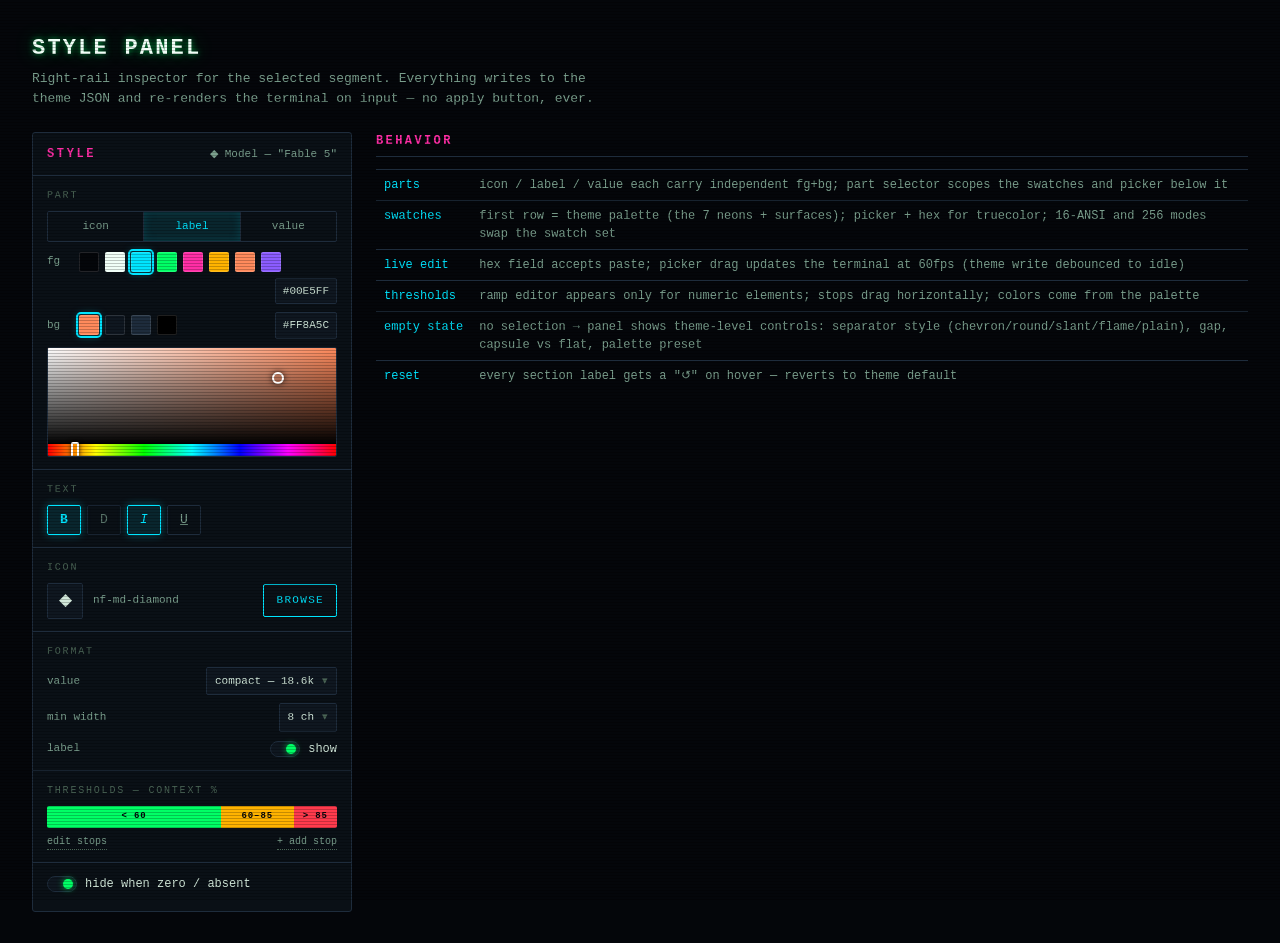
<file: design/cards/style-panel.html>
<!-- @dsCard group="Components" -->
<!DOCTYPE html>
<!--
  Hack the Claude Status Bar — design system card: style panel.
  Copyright (C) 2026 Stephen Shanafelt
  SPDX-License-Identifier: GPL-3.0-only
-->
<html lang="en">
<head>
<meta charset="utf-8">
<meta name="viewport" content="width=device-width, initial-scale=1">
<title>Style Panel</title>
<style>
  :root {
    --gib-void:#04060a; --gib-bg:#0a1016; --gib-surface:#0f1720; --gib-line:#1e2c3c;
    --gib-green:#00ff66; --gib-cyan:#00e5ff; --gib-magenta:#ff2ea6; --gib-amber:#ffb300;
    --gib-red:#ff3b4d; --gib-violet:#8b5cff; --gib-claude:#ff8a5c;
    --gib-text:#d2e8da; --gib-bright:#f0fff7; --gib-dim:#7ba08e; --gib-faint:#4a6455;
    --mono:"CaskaydiaCove NF","CaskaydiaCove Nerd Font Mono","Cascadia Code",Consolas,ui-monospace,monospace;
  }
  * { box-sizing:border-box; margin:0; }
  body { background:var(--gib-void); color:var(--gib-text); font:14px/1.5 var(--mono); padding:32px; }
  body::after { content:""; position:fixed; inset:0; pointer-events:none;
    background:repeating-linear-gradient(0deg, rgba(0,0,0,.22) 0 1px, transparent 1px 3px); }
  h1 { font-size:22px; text-transform:uppercase; letter-spacing:.1em; color:var(--gib-bright);
    text-shadow:0 0 6px rgba(0,255,102,.6), 0 0 20px rgba(0,255,102,.3); margin-bottom:4px; }
  .sub { color:var(--gib-dim); font-size:13px; margin-bottom:24px; max-width:74ch; }
  .wrap { display:flex; gap:24px; align-items:flex-start; flex-wrap:wrap; }

  .panel { width:320px; background:var(--gib-bg); border:1px solid var(--gib-line); border-radius:3px; }
  .p-head { display:flex; justify-content:space-between; align-items:center; padding:12px 14px;
    border-bottom:1px solid var(--gib-line); }
  .p-title { font-size:12px; font-weight:600; text-transform:uppercase; letter-spacing:.22em; color:var(--gib-magenta); }
  .p-elem { font-size:11px; color:var(--gib-dim); }
  .sect { padding:12px 14px; border-bottom:1px solid var(--gib-line); }
  .sect:last-child { border-bottom:none; }
  .s-lab { font-size:10px; text-transform:uppercase; letter-spacing:.18em; color:var(--gib-faint); margin-bottom:8px; }

  .segctl { display:flex; border:1px solid var(--gib-line); border-radius:2px; overflow:hidden; margin-bottom:10px; }
  .segctl span { flex:1; text-align:center; font-size:11px; padding:6px 0; color:var(--gib-dim); cursor:pointer; }
  .segctl span:hover { color:var(--gib-bright); }
  .segctl .on { background:rgba(0,229,255,.1); color:var(--gib-cyan);
    box-shadow:inset 0 0 8px rgba(0,229,255,.15); }
  .segctl span + span { border-left:1px solid var(--gib-line); }

  .swrow { display:flex; align-items:center; gap:6px; margin-bottom:8px; flex-wrap:wrap; }
  .swrow .k { font-size:11px; color:var(--gib-dim); width:26px; }
  .sw { width:20px; height:20px; border-radius:2px; border:1px solid rgba(255,255,255,.12); cursor:pointer; }
  .sw.on { outline:2px solid var(--gib-cyan); outline-offset:1px; box-shadow:0 0 8px rgba(0,229,255,.5); }
  .hex { margin-left:auto; font-size:11px; color:var(--gib-text); background:var(--gib-surface);
    border:1px solid var(--gib-line); border-radius:2px; padding:4px 7px; }

  .picker { border:1px solid var(--gib-line); border-radius:2px; overflow:hidden; }
  .sv { height:96px; background:
      linear-gradient(0deg, #000, transparent),
      linear-gradient(90deg, #fff, transparent),
      var(--gib-claude); position:relative; }
  .sv .dot { position:absolute; top:26%; right:18%; width:12px; height:12px; border-radius:50%;
    border:2px solid #fff; box-shadow:0 0 6px rgba(0,0,0,.8); }
  .hue { height:12px; background:linear-gradient(90deg,#f00,#ff0,#0f0,#0ff,#00f,#f0f,#f00); position:relative; }
  .hue .dot { position:absolute; top:-2px; left:8%; width:8px; height:16px; border:2px solid #fff;
    border-radius:2px; box-shadow:0 0 5px rgba(0,0,0,.8); }

  .attrs { display:flex; gap:6px; }
  .attr { width:34px; height:30px; display:flex; align-items:center; justify-content:center;
    border:1px solid var(--gib-line); border-radius:2px; color:var(--gib-dim); cursor:pointer; font-size:13px; }
  .attr:hover { color:var(--gib-bright); border-color:var(--gib-cyan); }
  .attr.on { color:var(--gib-cyan); border-color:var(--gib-cyan);
    background:rgba(0,229,255,.1); box-shadow:0 0 8px rgba(0,229,255,.35); }

  .iconrow { display:flex; align-items:center; gap:10px; }
  .icochip { width:36px; height:36px; display:flex; align-items:center; justify-content:center;
    background:var(--gib-surface); border:1px solid var(--gib-line); border-radius:2px; font-size:17px; }
  .browse { font-size:11px; letter-spacing:.12em; text-transform:uppercase; color:var(--gib-cyan);
    border:1px solid var(--gib-cyan); border-radius:2px; padding:7px 12px; cursor:pointer; }
  .browse:hover { background:rgba(0,229,255,.08); box-shadow:0 0 8px rgba(0,229,255,.4); }

  .selrow { display:flex; align-items:center; justify-content:space-between; gap:10px; margin-bottom:8px; }
  .selrow .k { font-size:11px; color:var(--gib-dim); }
  .sel { font-size:11px; color:var(--gib-text); background:var(--gib-surface);
    border:1px solid var(--gib-line); border-radius:2px; padding:5px 8px; cursor:pointer; }
  .sel i { font-style:normal; color:var(--gib-faint); margin-left:8px; }

  .ramp { display:flex; align-items:center; gap:0; height:22px; border-radius:2px; overflow:hidden;
    margin-bottom:6px; }
  .ramp div { flex:1; height:100%; display:flex; align-items:center; justify-content:center;
    font-size:9px; color:#04060a; font-weight:700; letter-spacing:.1em; }
  .stops { display:flex; justify-content:space-between; font-size:10px; color:var(--gib-faint); }
  .stops b { color:var(--gib-dim); font-weight:400; cursor:pointer; border-bottom:1px dotted var(--gib-faint); }

  .toggle { display:inline-flex; align-items:center; gap:8px; font-size:12px; color:var(--gib-dim); cursor:pointer; }
  .tk { width:30px; height:16px; border-radius:8px; background:var(--gib-surface);
    border:1px solid var(--gib-line); position:relative; }
  .tk::after { content:""; position:absolute; top:2px; left:3px; width:10px; height:10px; border-radius:50%;
    background:var(--gib-faint); transition:left .12s, background .12s; }
  .toggle.on .tk::after { left:15px; background:var(--gib-green); box-shadow:0 0 6px rgba(0,255,102,.7); }
  .toggle.on { color:var(--gib-text); }

  .notes { flex:1; min-width:260px; }
  .notes h2 { font-size:12px; text-transform:uppercase; letter-spacing:.2em; color:var(--gib-magenta);
    border-bottom:1px solid var(--gib-line); padding-bottom:6px; margin:0 0 12px; }
  .notes table { width:100%; border-collapse:collapse; font-size:12px; }
  .notes td { padding:6px 8px; border-top:1px solid var(--gib-line); color:var(--gib-dim); vertical-align:top; }
  .notes td:first-child { color:var(--gib-cyan); white-space:nowrap; }
</style>
</head>
<body>
  <h1>Style panel</h1>
  <p class="sub">Right-rail inspector for the selected segment. Everything writes to the theme JSON and
  re-renders the terminal on input — no apply button, ever.</p>

  <div class="wrap">
    <div class="panel">
      <div class="p-head"><span class="p-title">Style</span><span class="p-elem">◆ Model — "Fable 5"</span></div>

      <div class="sect">
        <div class="s-lab">part</div>
        <div class="segctl"><span>icon</span><span class="on">label</span><span>value</span></div>
        <div class="swrow"><span class="k">fg</span>
          <span class="sw" style="background:#04060a"></span><span class="sw" style="background:#f0fff7"></span>
          <span class="sw on" style="background:#00e5ff"></span><span class="sw" style="background:#00ff66"></span>
          <span class="sw" style="background:#ff2ea6"></span><span class="sw" style="background:#ffb300"></span>
          <span class="sw" style="background:#ff8a5c"></span><span class="sw" style="background:#8b5cff"></span>
          <span class="hex">#00E5FF</span></div>
        <div class="swrow"><span class="k">bg</span>
          <span class="sw on" style="background:#ff8a5c"></span><span class="sw" style="background:#0f1720"></span>
          <span class="sw" style="background:#1e2c3c"></span><span class="sw" style="background:#000"></span>
          <span class="hex">#FF8A5C</span></div>
        <div class="picker"><div class="sv"><span class="dot"></span></div><div class="hue"><span class="dot"></span></div></div>
      </div>

      <div class="sect">
        <div class="s-lab">text</div>
        <div class="attrs">
          <span class="attr on" style="font-weight:700">B</span>
          <span class="attr" style="opacity:.7">D</span>
          <span class="attr on" style="font-style:italic">I</span>
          <span class="attr" style="text-decoration:underline">U</span>
        </div>
      </div>

      <div class="sect">
        <div class="s-lab">icon</div>
        <div class="iconrow"><span class="icochip">◆</span>
          <span style="font-size:11px; color:var(--gib-dim);">nf-md-diamond</span>
          <span class="browse" style="margin-left:auto;">Browse</span></div>
      </div>

      <div class="sect">
        <div class="s-lab">format</div>
        <div class="selrow"><span class="k">value</span><span class="sel">compact — 18.6k<i>▾</i></span></div>
        <div class="selrow"><span class="k">min width</span><span class="sel">8 ch<i>▾</i></span></div>
        <div class="selrow" style="margin-bottom:0;"><span class="k">label</span>
          <span class="toggle on"><span class="tk"></span>show</span></div>
      </div>

      <div class="sect">
        <div class="s-lab">thresholds — context %</div>
        <div class="ramp">
          <div style="background:var(--gib-green); flex:6;">&lt; 60</div>
          <div style="background:var(--gib-amber); flex:2.5;">60–85</div>
          <div style="background:var(--gib-red); flex:1.5;">&gt; 85</div>
        </div>
        <div class="stops"><b>edit stops</b><b>+ add stop</b></div>
      </div>

      <div class="sect">
        <span class="toggle on"><span class="tk"></span>hide when zero / absent</span>
      </div>
    </div>

    <div class="notes">
      <h2>Behavior</h2>
      <table>
        <tr><td>parts</td><td>icon / label / value each carry independent fg+bg; part selector scopes
          the swatches and picker below it</td></tr>
        <tr><td>swatches</td><td>first row = theme palette (the 7 neons + surfaces); picker + hex for
          truecolor; 16-ANSI and 256 modes swap the swatch set</td></tr>
        <tr><td>live edit</td><td>hex field accepts paste; picker drag updates the terminal at 60fps
          (theme write debounced to idle)</td></tr>
        <tr><td>thresholds</td><td>ramp editor appears only for numeric elements; stops drag horizontally;
          colors come from the palette</td></tr>
        <tr><td>empty state</td><td>no selection → panel shows theme-level controls: separator style
          (chevron/round/slant/flame/plain), gap, capsule vs flat, palette preset</td></tr>
        <tr><td>reset</td><td>every section label gets a "↺" on hover — reverts to theme default</td></tr>
      </table>
    </div>
  </div>
</body>
</html>
</file>
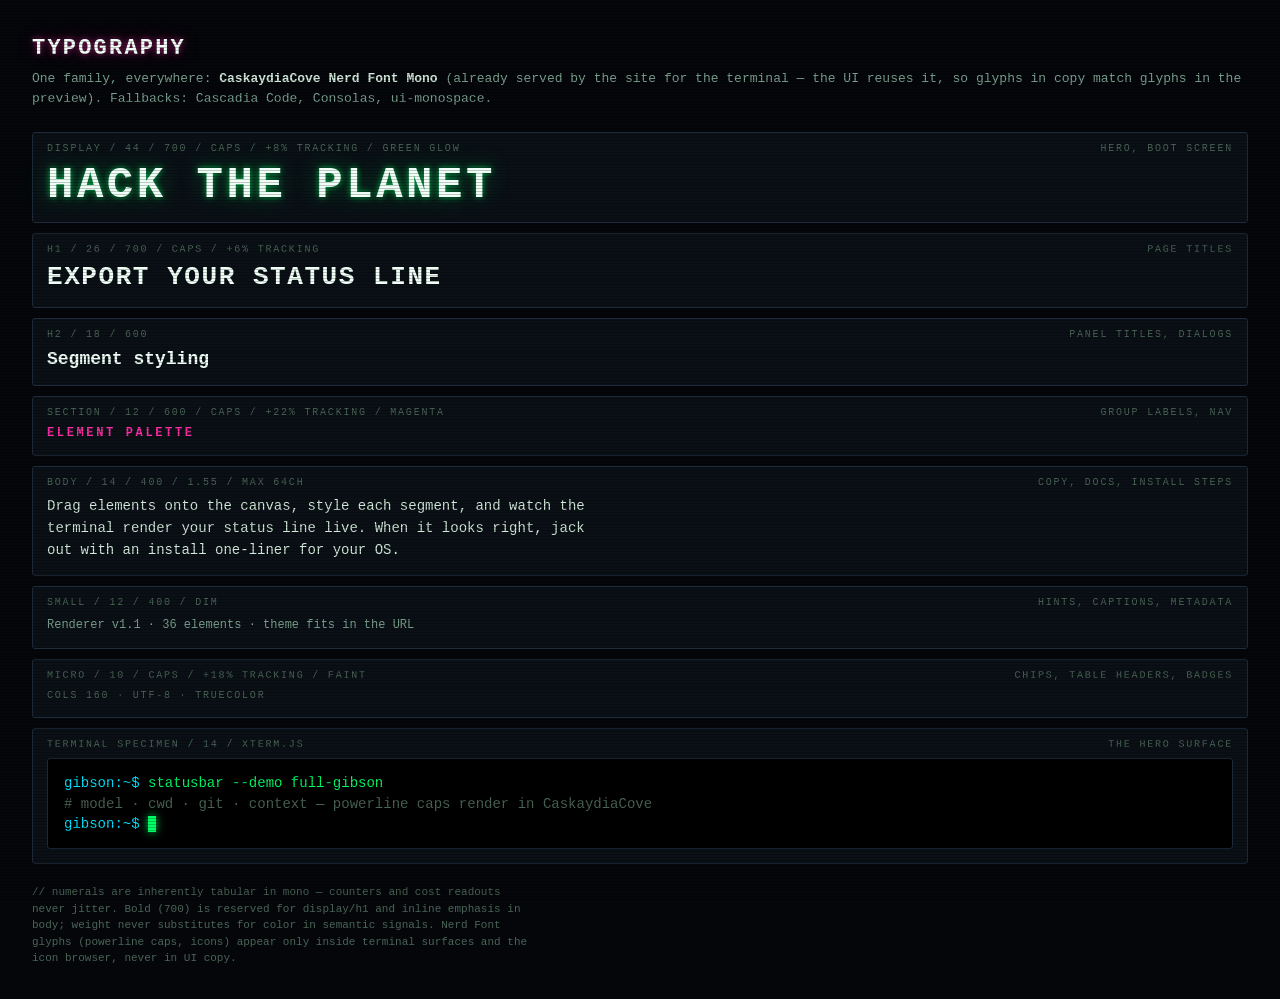
<file: design/cards/type.html>
<!-- @dsCard group="Type" -->
<!DOCTYPE html>
<!--
  Hack the Claude Status Bar — design system card: typography.
  Copyright (C) 2026 Stephen Shanafelt
  SPDX-License-Identifier: GPL-3.0-only
-->
<html lang="en">
<head>
<meta charset="utf-8">
<meta name="viewport" content="width=device-width, initial-scale=1">
<title>Type — mono-only scale</title>
<style>
  :root {
    --gib-void:#04060a; --gib-bg:#0a1016; --gib-surface:#0f1720; --gib-line:#1e2c3c;
    --gib-green:#00ff66; --gib-cyan:#00e5ff; --gib-magenta:#ff2ea6; --gib-amber:#ffb300;
    --gib-red:#ff3b4d; --gib-violet:#8b5cff; --gib-claude:#ff8a5c;
    --gib-text:#d2e8da; --gib-bright:#f0fff7; --gib-dim:#7ba08e; --gib-faint:#4a6455;
    --mono:"CaskaydiaCove NF","CaskaydiaCove Nerd Font Mono","Cascadia Code",Consolas,ui-monospace,monospace;
  }
  * { box-sizing:border-box; margin:0; }
  body { background:var(--gib-void); color:var(--gib-text); font:14px/1.5 var(--mono); padding:32px; }
  body::after { content:""; position:fixed; inset:0; pointer-events:none;
    background:repeating-linear-gradient(0deg, rgba(0,0,0,.22) 0 1px, transparent 1px 3px); }
  h1 { font-size:22px; text-transform:uppercase; letter-spacing:.1em; color:var(--gib-bright);
    text-shadow:0 0 6px rgba(255,46,166,.6), 0 0 20px rgba(255,46,166,.3); margin-bottom:4px; }
  .sub { color:var(--gib-dim); font-size:13px; margin-bottom:24px; }
  .spec { border:1px solid var(--gib-line); border-radius:3px; background:var(--gib-bg); margin-bottom:10px; }
  .spec .label { font-size:10px; text-transform:uppercase; letter-spacing:.18em; color:var(--gib-faint);
    padding:8px 14px 0; display:flex; justify-content:space-between; gap:12px; flex-wrap:wrap; }
  .spec .sample { padding:6px 14px 14px; }

  .t-display { font-size:44px; line-height:1.05; font-weight:700; text-transform:uppercase;
    letter-spacing:.08em; color:var(--gib-bright);
    text-shadow:0 0 6px rgba(0,255,102,.65), 0 0 26px rgba(0,255,102,.3); }
  .t-h1 { font-size:26px; line-height:1.15; font-weight:700; text-transform:uppercase;
    letter-spacing:.06em; color:var(--gib-bright); }
  .t-h2 { font-size:18px; line-height:1.25; font-weight:600; color:var(--gib-bright); }
  .t-section { font-size:12px; line-height:1.3; font-weight:600; text-transform:uppercase;
    letter-spacing:.22em; color:var(--gib-magenta); }
  .t-body { font-size:14px; line-height:1.55; color:var(--gib-text); max-width:64ch; }
  .t-small { font-size:12px; line-height:1.5; color:var(--gib-dim); }
  .t-micro { font-size:10px; line-height:1.4; text-transform:uppercase; letter-spacing:.18em; color:var(--gib-faint); }

  .term { background:#000; border:1px solid var(--gib-line); border-radius:3px; padding:14px 16px;
    font-size:14px; line-height:1.45; color:var(--gib-green); overflow-x:auto; white-space:pre; }
  .term .p { color:var(--gib-cyan); } .term .dim { color:var(--gib-faint); }
  .term .cursor { display:inline-block; width:.6em; height:1.1em; background:var(--gib-green);
    vertical-align:text-bottom; animation:blink 1.1s steps(1) infinite;
    box-shadow:0 0 8px rgba(0,255,102,.8); }
  @keyframes blink { 50% { opacity:0; } }
  @media (prefers-reduced-motion:reduce) { .term .cursor { animation:none; } }
  .note { color:var(--gib-faint); font-size:11px; margin-top:20px; max-width:76ch; }
</style>
</head>
<body>
  <h1>Typography</h1>
  <p class="sub">One family, everywhere: <b style="color:var(--gib-text)">CaskaydiaCove Nerd Font Mono</b>
  (already served by the site for the terminal — the UI reuses it, so glyphs in copy match glyphs in
  the preview). Fallbacks: Cascadia Code, Consolas, ui-monospace.</p>

  <div class="spec"><div class="label"><span>display / 44 / 700 / caps / +8% tracking / green glow</span><span>hero, boot screen</span></div>
    <div class="sample"><div class="t-display">Hack the Planet</div></div></div>

  <div class="spec"><div class="label"><span>h1 / 26 / 700 / caps / +6% tracking</span><span>page titles</span></div>
    <div class="sample"><div class="t-h1">Export your status line</div></div></div>

  <div class="spec"><div class="label"><span>h2 / 18 / 600</span><span>panel titles, dialogs</span></div>
    <div class="sample"><div class="t-h2">Segment styling</div></div></div>

  <div class="spec"><div class="label"><span>section / 12 / 600 / caps / +22% tracking / magenta</span><span>group labels, nav</span></div>
    <div class="sample"><div class="t-section">Element palette</div></div></div>

  <div class="spec"><div class="label"><span>body / 14 / 400 / 1.55 / max 64ch</span><span>copy, docs, install steps</span></div>
    <div class="sample"><div class="t-body">Drag elements onto the canvas, style each segment, and watch
    the terminal render your status line live. When it looks right, jack out with an install
    one-liner for your OS.</div></div></div>

  <div class="spec"><div class="label"><span>small / 12 / 400 / dim</span><span>hints, captions, metadata</span></div>
    <div class="sample"><div class="t-small">Renderer v1.1 · 36 elements · theme fits in the URL</div></div></div>

  <div class="spec"><div class="label"><span>micro / 10 / caps / +18% tracking / faint</span><span>chips, table headers, badges</span></div>
    <div class="sample"><div class="t-micro">cols 160 · utf-8 · truecolor</div></div></div>

  <div class="spec"><div class="label"><span>terminal specimen / 14 / xterm.js</span><span>the hero surface</span></div>
    <div class="sample"><div class="term"><span class="p">gibson:~$</span> statusbar --demo full-gibson
<span class="dim"># model · cwd · git · context — powerline caps render in CaskaydiaCove</span>
<span class="p">gibson:~$</span> <span class="cursor"></span></div></div></div>

  <p class="note">// numerals are inherently tabular in mono — counters and cost readouts never jitter.
  Bold (700) is reserved for display/h1 and inline emphasis in body; weight never substitutes for
  color in semantic signals. Nerd Font glyphs (powerline caps, icons) appear only inside terminal
  surfaces and the icon browser, never in UI copy.</p>
</body>
</html>
</file>
